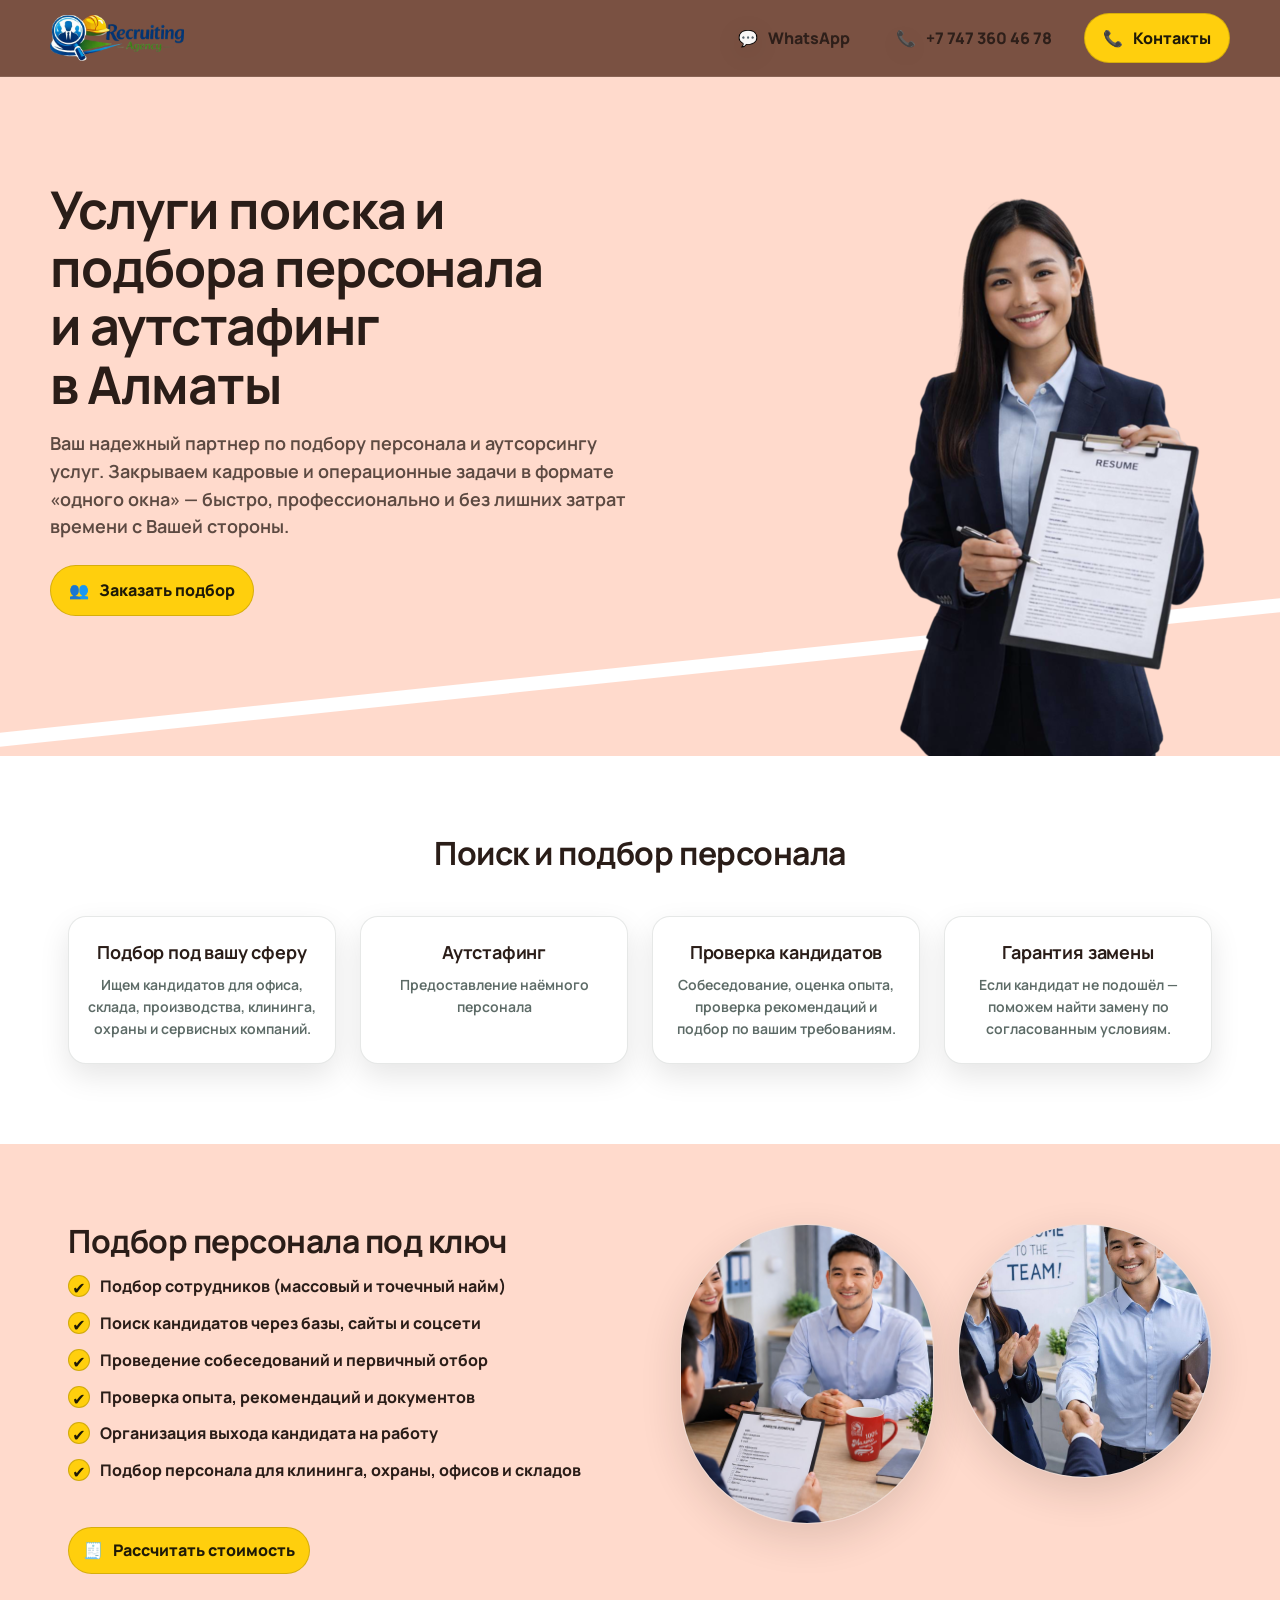
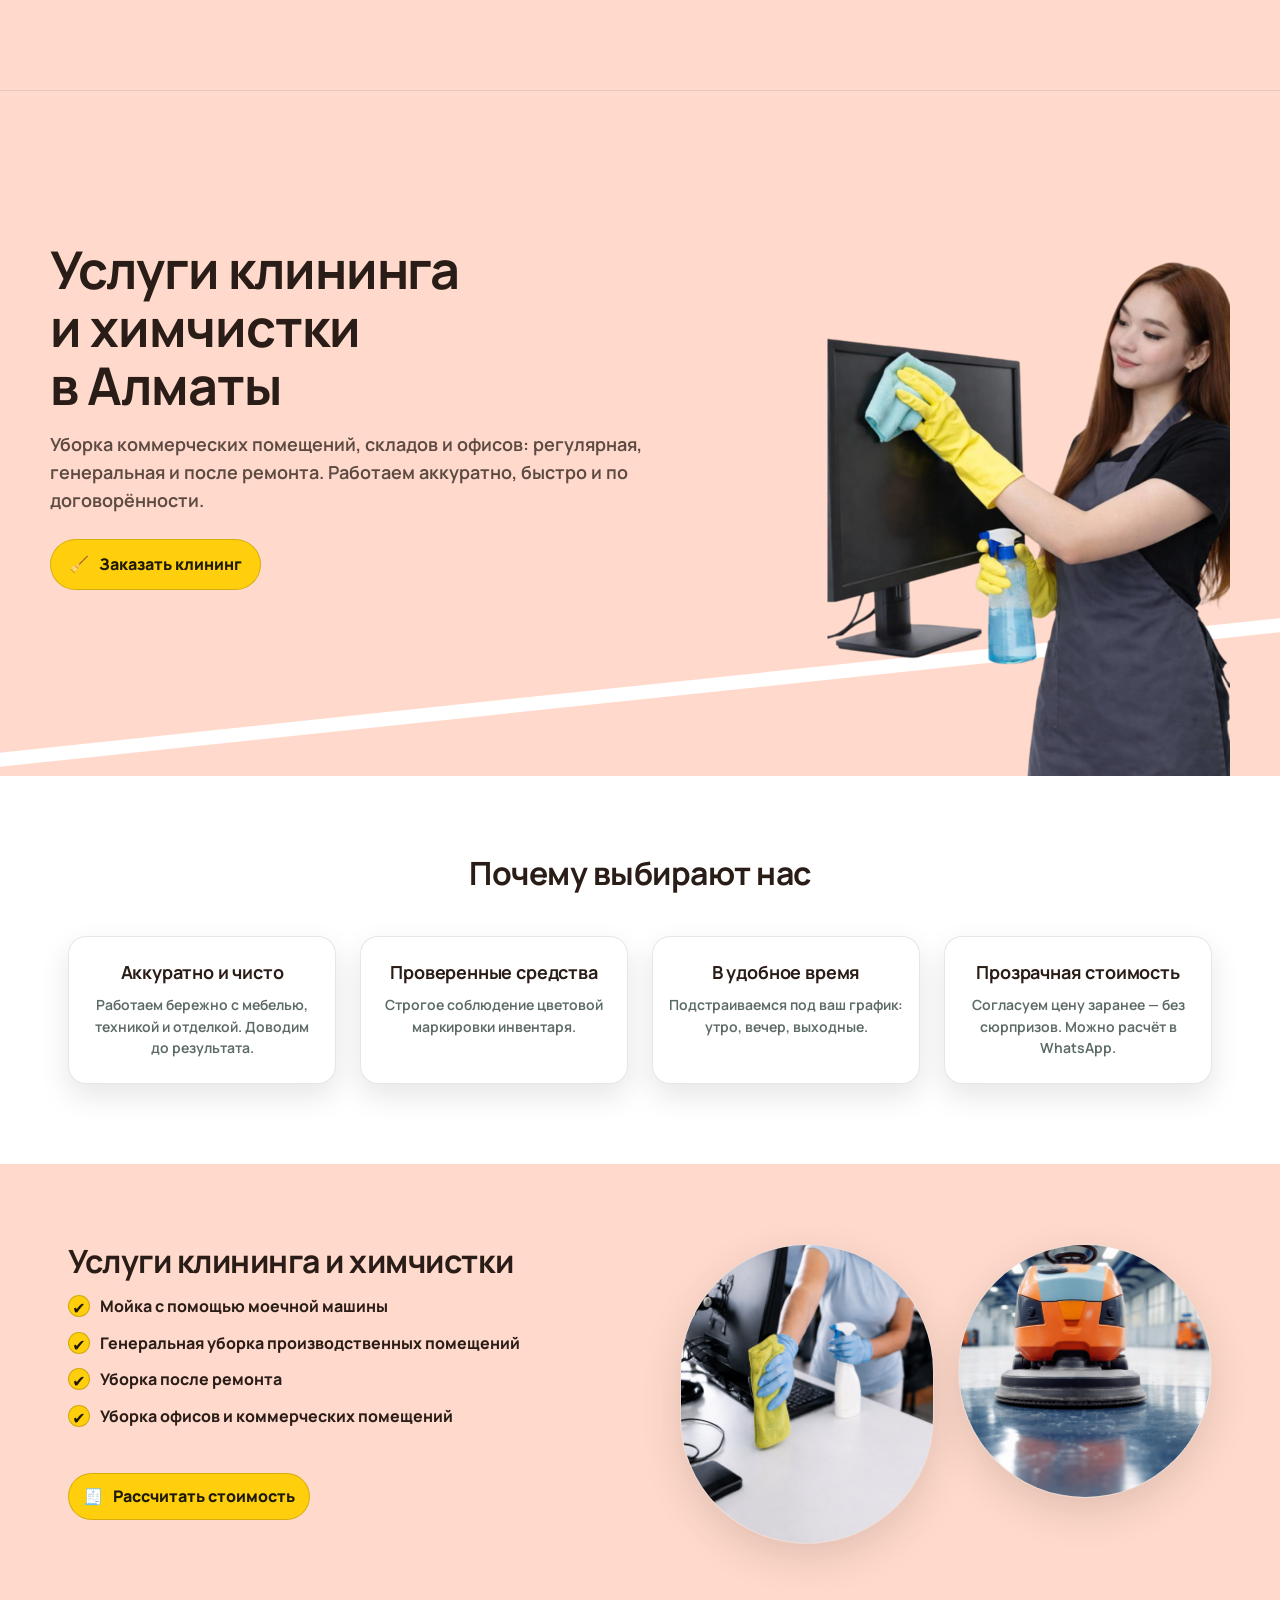
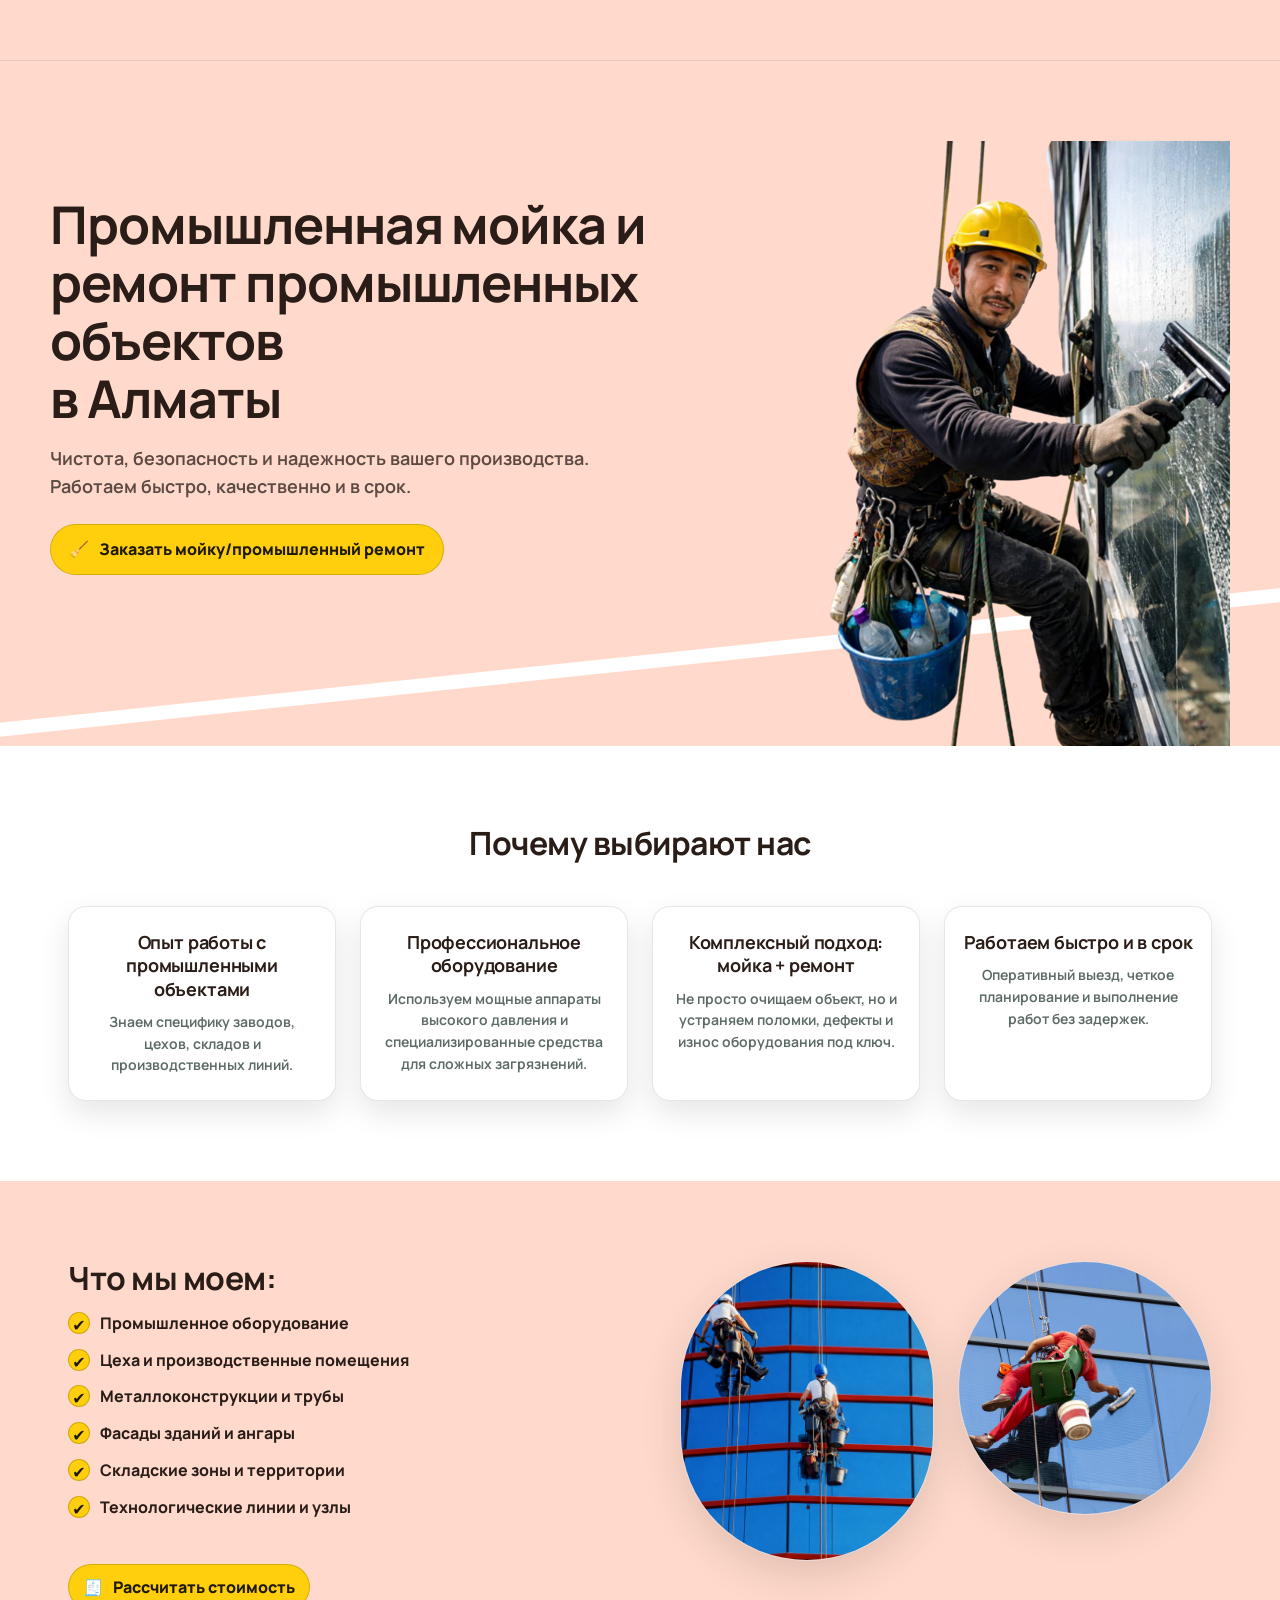
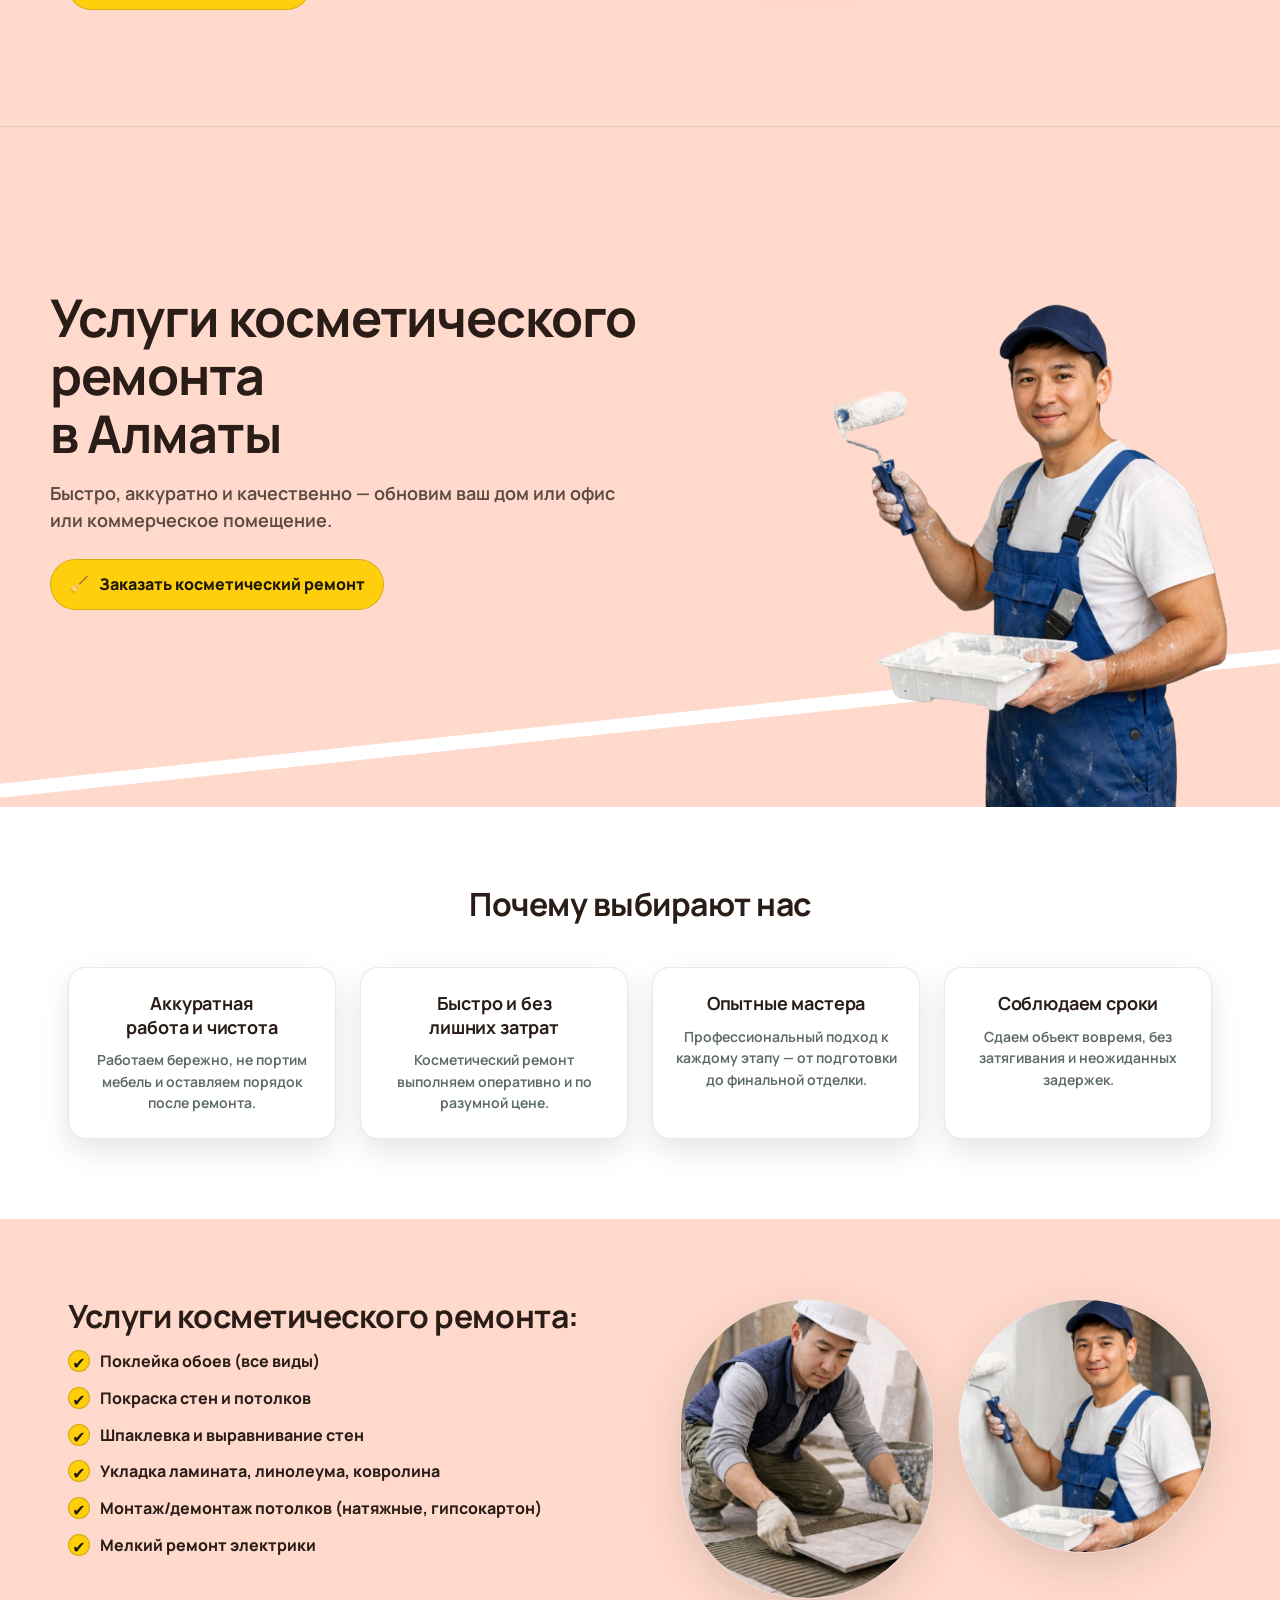
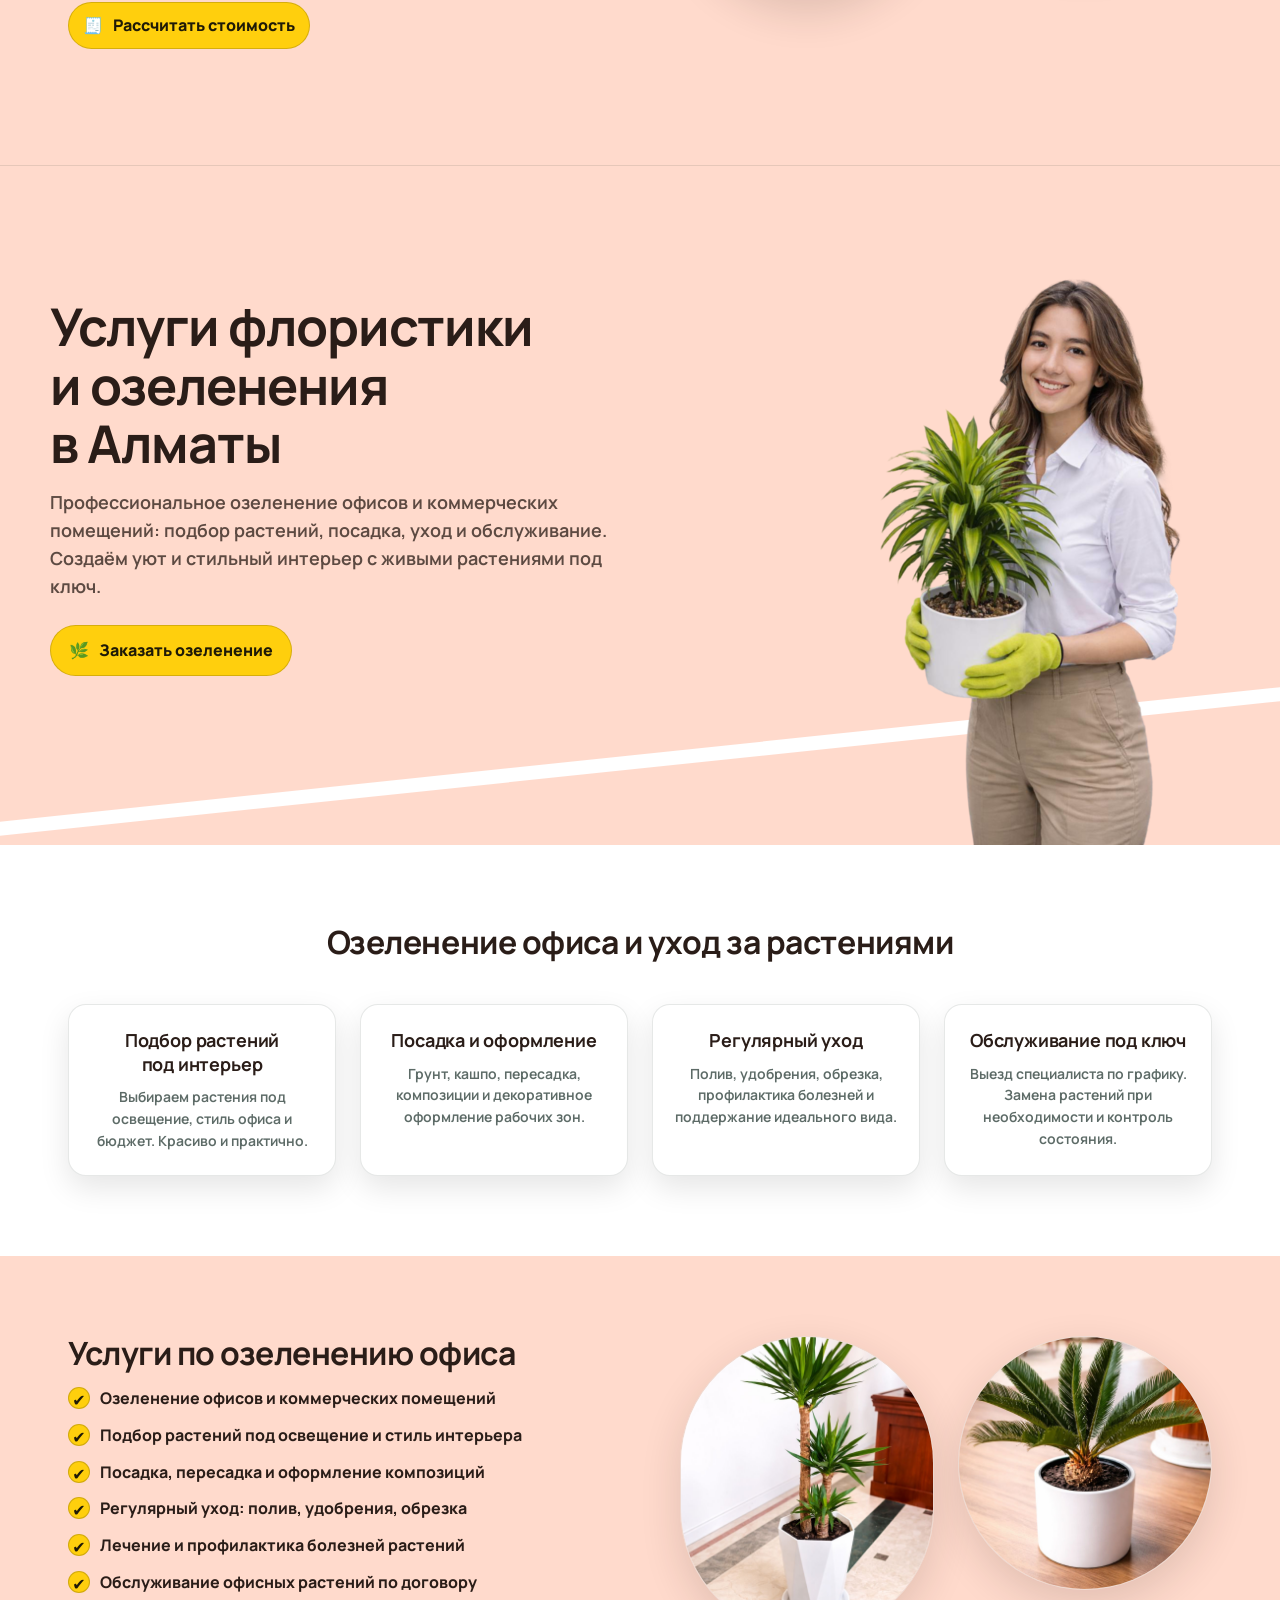
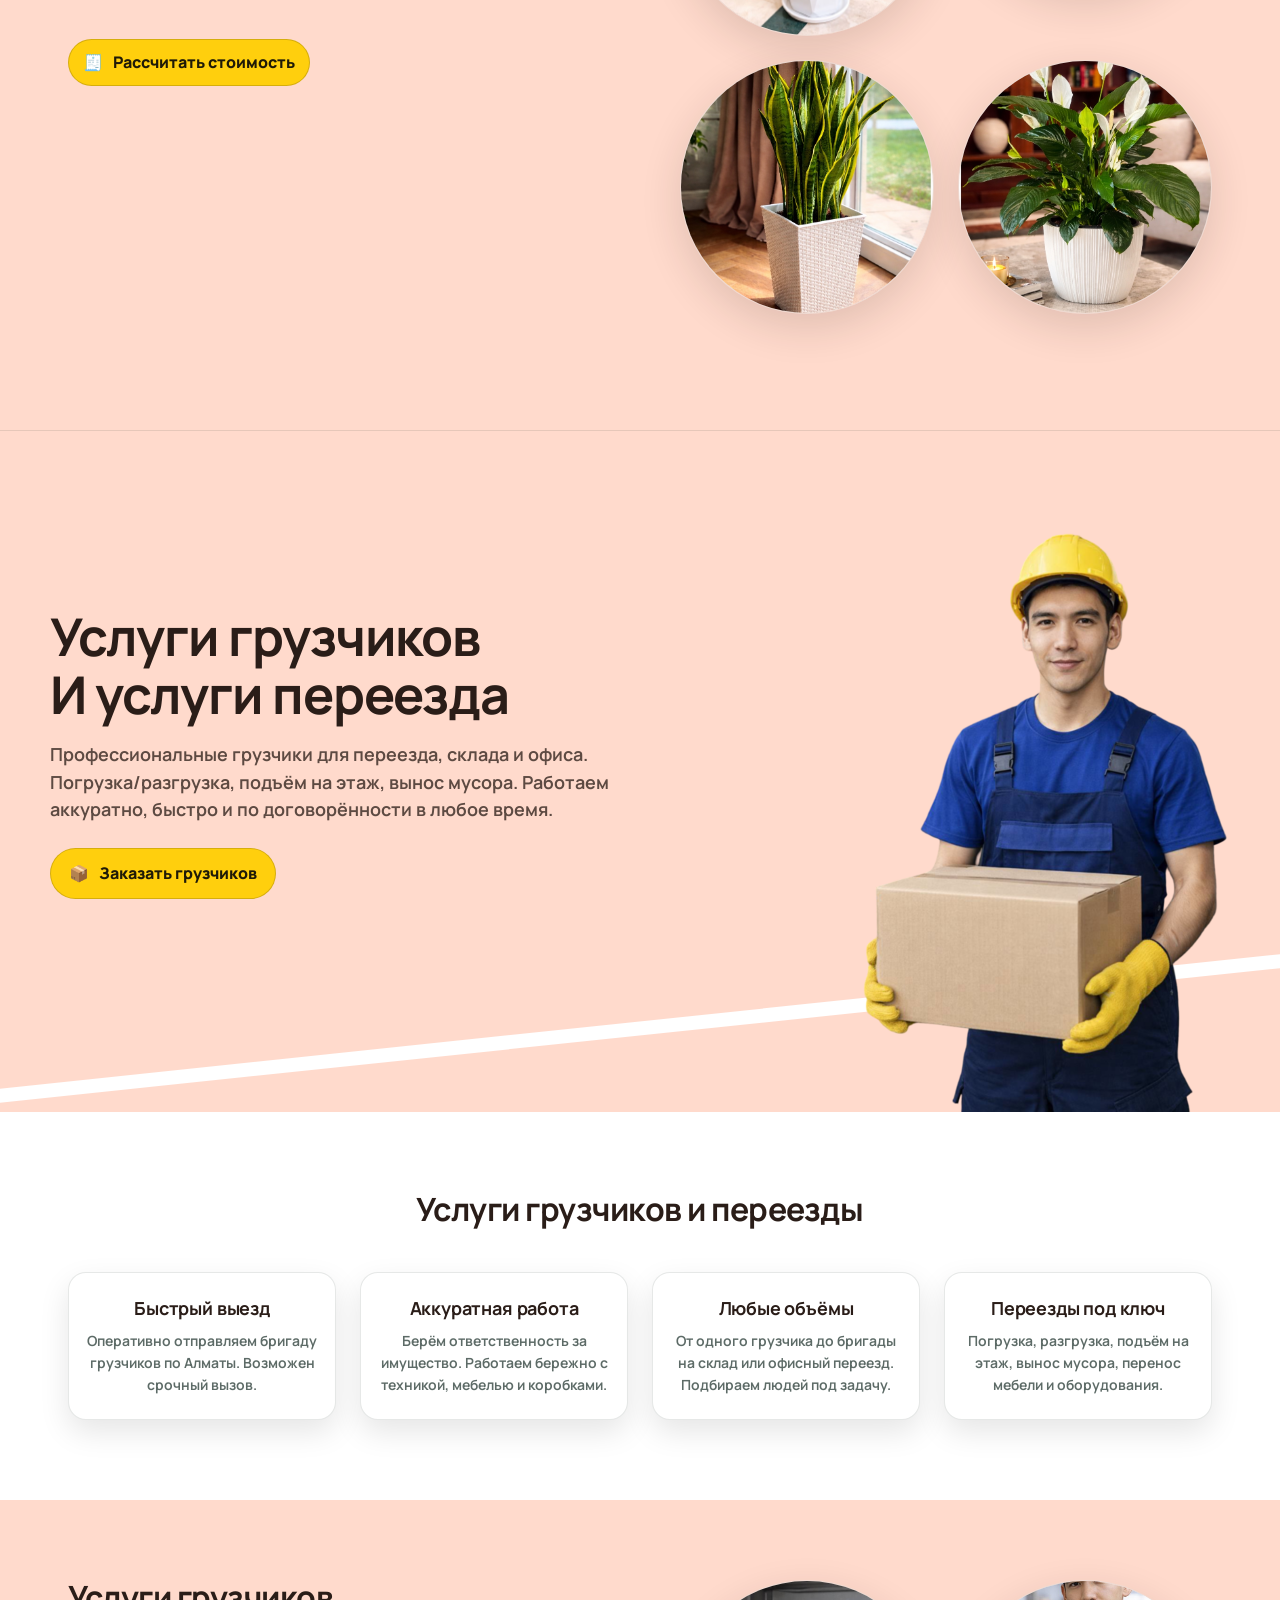
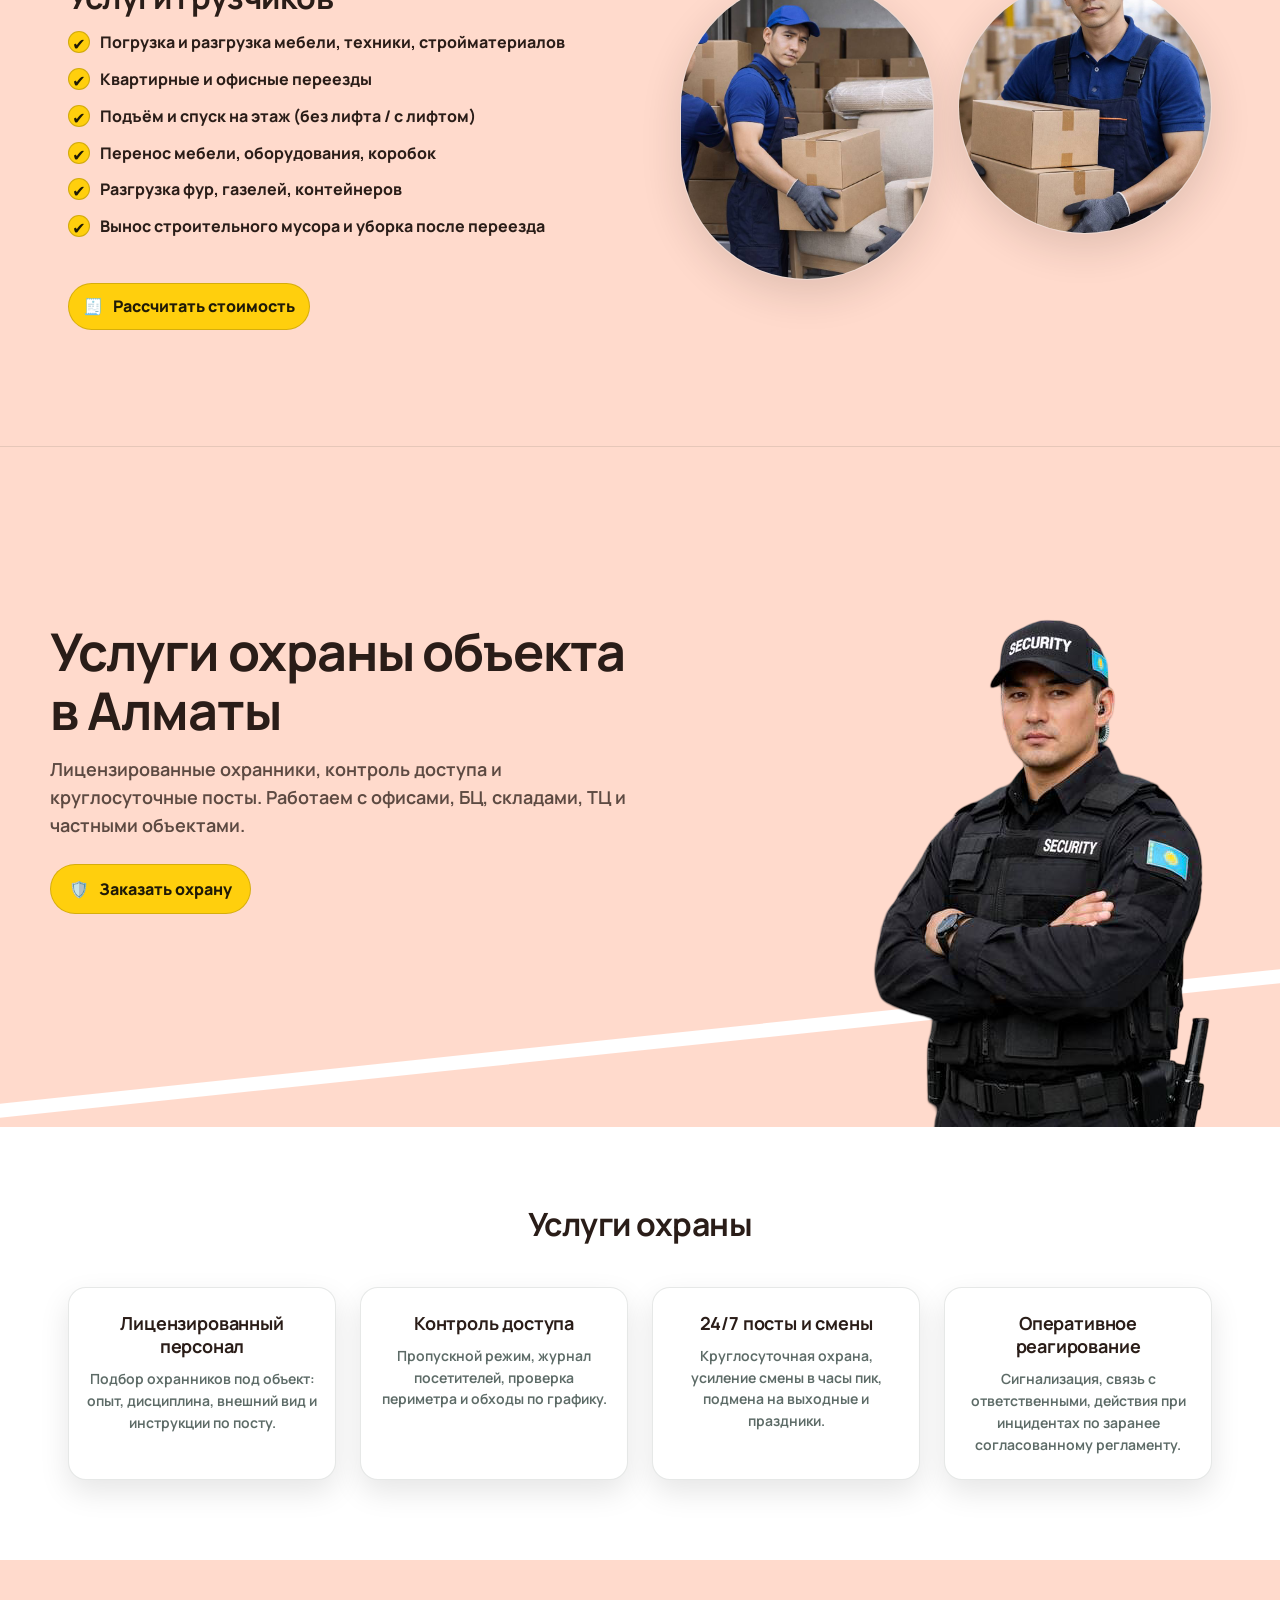
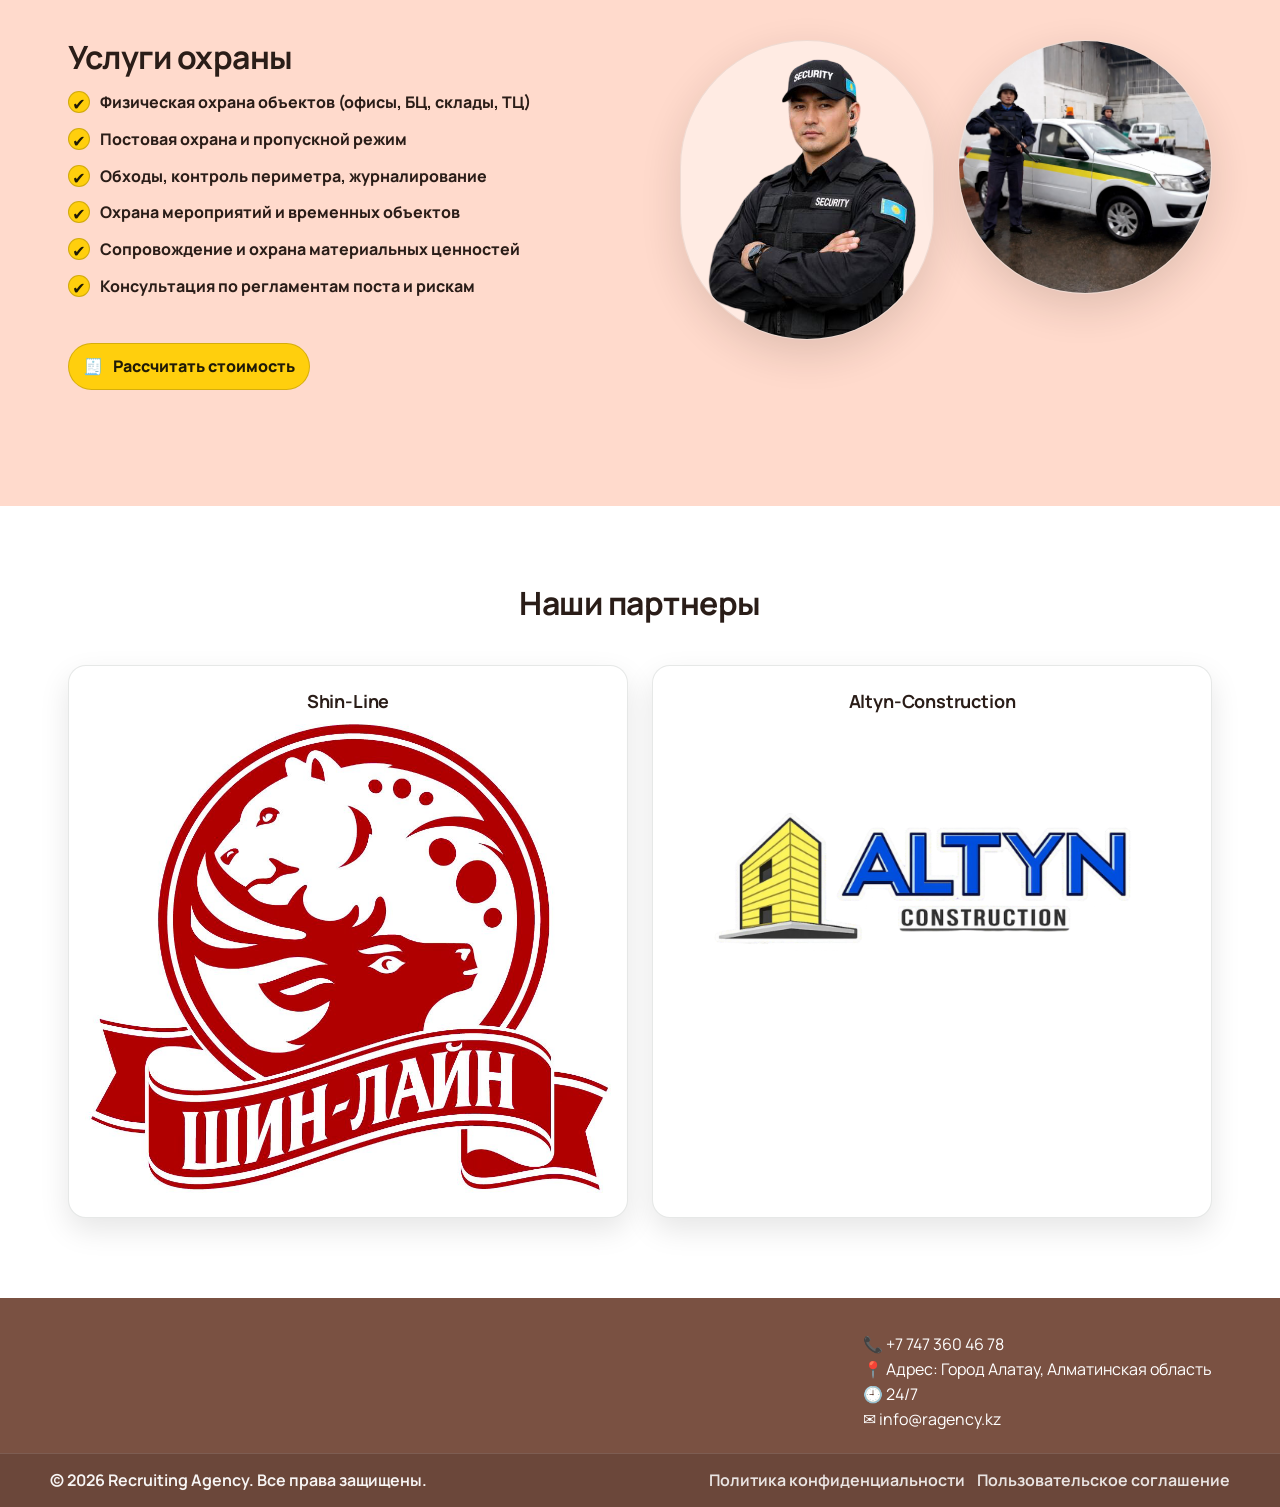
<file: index.html>
<!doctype html>
<html lang="ru">

<head>
  
  <meta charset="utf-8" />
  <meta name="viewport" content="width=device-width, initial-scale=1" />
  <title>Recruiting Agency — Услуги в Алматы</title>
  <meta name="description"
    content="Клининг, охрана, промышленные альпинисты, рекрутинг, озеленение офиса, грузчики — услуги в Алматы." />
  <meta name="yandex-verification" content="1ec94d44cb84f1c0" />
  <link rel="preconnect" href="https://fonts.googleapis.com">
  <link rel="preconnect" href="https://fonts.gstatic.com" crossorigin>
  <link href="https://fonts.googleapis.com/css2?family=Manrope:wght@400;600;700;800&display=swap" rel="stylesheet">
  <link rel="stylesheet" href="./styles_onepage.css" />
  <link rel="icon" type="image/png" sizes="32x32" href="icon.png">

  <!-- Ставим класс до отрисовки body: иначе блоки успеют показаться
       и только потом спрячутся под анимацию появления. Без JS класса
       не будет и страница останется полностью видимой. -->
  <script>document.documentElement.classList.add('js');</script>
</head>

<body>
  <header class="header" id="top">
    <div class="container header__row">
      <a class="brand" href="#top" aria-label="На главную">
        <img class="brand__logo" src="./assets/logo1.png" alt="Recruiting Agency" />
      </a>

      <!-- Оба контакта в одной группе: раньше WhatsApp был отдельным
           элементом флекса и space-between растаскивал их по строке. -->
      <div class="top-contacts">
        <a class="top-contacts__item" href="https://wa.me/77473604678" target="_blank" rel="noopener"
          title="WhatsApp">
          <span class="ico" aria-hidden="true">💬</span>
          <span>WhatsApp</span>
        </a>

        <a class="top-contacts__item" href="tel:+77473604678" title="Позвонить">
          <span class="ico" aria-hidden="true">📞</span>
          <span class="top-contacts__num">+7 747 360 46 78</span>
        </a>
      </div>

      <a class="btn btn--ghost header__cta" href="#contact">
        <span class="btn__icon" aria-hidden="true">📞</span> Контакты
      </a>
    </div>
  </header>

  <!-- Recruiting -->
  <section class="page-section" id="recruiting">
    <div class="hero">
      <div class="hero__stripe" aria-hidden="true"></div>

      <div class="container hero__grid">
        <div class="hero__text">
          <h1>Услуги поиска и подбора персонала<br /> и аутстафинг<br />в Алматы</h1>
          <p class="hero__lead">
            Ваш надежный партнер по подбору персонала и аутсорсингу услуг.
            Закрываем кадровые и операционные задачи в формате «одного окна» — быстро, профессионально и без лишних
            затрат времени с Вашей стороны.
          </p>

          <a class="btn btn--ghost" href="#recruiting-services"><span class="btn__icon" aria-hidden="true">👥</span>
            Заказать
            подбор</a>
        </div>

        <div class="hero__visual" aria-hidden="true">
          <img src="./assets/recrut.png" alt="" class="hero__girl" />

        </div>
      </div>
    </div>

    <section class="section section--white" id="recruiting-benefits">
      <div class="container">
        <h2 class="section__title">Поиск и подбор персонала </h2>



        <div class="benefits">
          <article class="benefit">
            <h3>Подбор под вашу сферу</h3>
            <p>Ищем кандидатов для офиса, склада, производства, клининга, охраны и сервисных компаний.</p>
          </article>

          <article class="benefit">
            <h3>Аутстафинг</h3>
            <p>Предоставление наёмного персонала</p>
          </article>

          <article class="benefit">
            <h3>Проверка кандидатов</h3>
            <p>Собеседование, оценка опыта, проверка рекомендаций и подбор по вашим требованиям.</p>
          </article>

          <article class="benefit">
            <h3>Гарантия замены</h3>
            <p>Если кандидат не подошёл — поможем найти замену по согласованным условиям.</p>
          </article>
        </div>

      </div>
    </section>

    <section class="section section--green" id="recruiting-services">
      <div class="container services__grid">
        <div class="services__left">
          <h2 class="section__title section__title--left"> Подбор персонала под ключ </h2>

          <ul class="checklist">
            <li><span class="tick" aria-hidden="true">✔</span> Подбор сотрудников (массовый и точечный найм)</li>
            <li><span class="tick" aria-hidden="true">✔</span> Поиск кандидатов через базы, сайты и соцсети</li>
            <li><span class="tick" aria-hidden="true">✔</span> Проведение собеседований и первичный отбор</li>
            <li><span class="tick" aria-hidden="true">✔</span> Проверка опыта, рекомендаций и документов</li>
            <li><span class="tick" aria-hidden="true">✔</span> Организация выхода кандидата на работу</li>
            <li><span class="tick" aria-hidden="true">✔</span> Подбор персонала для клининга, охраны, офисов и складов
            </li>
          </ul>

          <a href="https://wa.me/77473604678" target="_blank" rel="noopener" class="btn btn--ghost btn--small"
            title="WhatsApp">
            <span class="btn__icon" aria-hidden="true">🧾</span>
            Рассчитать стоимость
          </a>
        </div>

        <div class="services__right" aria-hidden="true">
          <div class="service-shot service-shot--tall">
            <img src="./assets/recrut5.jpeg" alt="">
          </div>
          <div class="service-shot service-shot--circle">
            <img src="./assets/rectrut2.jpg" alt="">
          </div>
        </div>
      </div>
    </section>
  </section>
  <!-- Recruiting -->





  <!-- Cleaning -->
  <section class="page-section" id="cleaning">
    <div class="hero">
      <div class="hero__stripe" aria-hidden="true"></div>

      <div class="container hero__grid">
        <div class="hero__text">
          <h1>Услуги клининга и химчистки <br />в Алматы</h1>
          <p class="hero__lead">
            Уборка коммерческих помещений, складов и офисов: регулярная, генеральная и после ремонта.
            Работаем аккуратно, быстро и по договорённости.
          </p>

          <a class="btn btn--ghost" href="#cleaning-services"><span class="btn__icon" aria-hidden="true">🧹</span>
            Заказать
            клининг
          </a>

        </div>

        <div class="hero__visual" aria-hidden="true">
          <img src="./assets/222 (1) (1).png" alt="" class="hero__girl" />
        </div>
      </div>
    </div>

    <section class="section section--white" id="cleaning-benefits">
      <div class="container">
        <h2 class="section__title">Почему выбирают нас</h2>

        <div class="benefits">
          <article class="benefit">
            <h3>Аккуратно и чисто</h3>
            <p>Работаем бережно с мебелью, техникой и отделкой. Доводим до результата.</p>
          </article>

          <article class="benefit">
            <h3>Проверенные средства</h3>
            <p>Строгое соблюдение цветовой маркировки инвентаря.</p>
          </article>

          <article class="benefit">
            <h3>В удобное время</h3>
            <p>Подстраиваемся под ваш график: утро, вечер, выходные.</p>
          </article>

          <article class="benefit">
            <h3>Прозрачная стоимость</h3>
            <p>Согласуем цену заранее — без сюрпризов. Можно расчёт в WhatsApp.</p>
          </article>
        </div>
      </div>
    </section>

    <section class="section section--green" id="cleaning-services">
      <div class="container services__grid">
        <div class="services__left">
          <h2 class="section__title section__title--left">Услуги клининга и химчистки</h2>
          <ul class="checklist">
            <li><span class="tick" aria-hidden="true">✔</span> Мойка с помощью моечной машины</li>
            <li><span class="tick" aria-hidden="true">✔</span> Генеральная уборка производственных помещений</li>
            <li><span class="tick" aria-hidden="true">✔</span> Уборка после ремонта</li>
            <li><span class="tick" aria-hidden="true">✔</span> Уборка офисов и коммерческих помещений</li>
          </ul>

          <a href="https://wa.me/77473604678" target="_blank" rel="noopener" class="btn btn--ghost btn--small"
            title="WhatsApp">
            <span class="btn__icon" aria-hidden="true">🧾</span>
            Рассчитать стоимость
          </a>
        </div>

        <div class="services__right" aria-hidden="true">
          <div class="service-shot service-shot--tall">
            <img src="./assets/down.jpg" alt="">
          </div>
          <div class="service-shot service-shot--circle">
            <img src="./assets/service 2.jpg" alt="">
          </div>
          <!-- <div class="service-shot service-shot--wide">
          <img src="./assets/service 4.jpg" alt="">
        </div> -->
        </div>
      </div>
    </section>
  </section>

  <!-- Cleaning -->



  <!-- Prom -->

  <section class="page-section" id="industrial">
    <div class="hero">
      <div class="hero__stripe" aria-hidden="true"></div>

      <div class="container hero__grid">
        <div class="hero__text">
          <h1>Промышленная мойка и ремонт промышленных объектов <br />в Алматы</h1>
          <p class="hero__lead">
            Чистота, безопасность и надежность вашего производства.
            Работаем быстро, качественно и в срок.
          </p>

          <a class="btn btn--ghost" href="#industrial-services"><span class="btn__icon" aria-hidden="true">🧹</span>
            Заказать
            мойку/промышленный ремонт
          </a>

        </div>

        <div class="hero__visual" aria-hidden="true">
          <img src="./assets/333 (1).png" alt="" class="hero__girl" />
        </div>
      </div>
    </div>

    <section class="section section--white" id="industrial-benefits">
      <div class="container">
        <h2 class="section__title">Почему выбирают нас</h2>

        <div class="benefits">
          <article class="benefit">
            <h3>Опыт работы с промышленными объектами</h3>
            <p>Знаем специфику заводов, цехов, складов и производственных линий.</p>
          </article>

          <article class="benefit">
            <h3>Профессиональное оборудование</h3>
            <p>Используем мощные аппараты высокого давления и специализированные средства для сложных загрязнений.</p>
          </article>

          <article class="benefit">
            <h3>Комплексный подход: мойка + ремонт</h3>
            <p>Не просто очищаем объект, но и устраняем поломки, дефекты и износ оборудования под ключ.</p>
          </article>

          <article class="benefit">
            <h3> Работаем быстро и в срок</h3>
            <p>Оперативный выезд, четкое планирование и выполнение работ без задержек.</p>
          </article>
        </div>
      </div>
    </section>

    <section class="section section--green" id="industrial-services">
      <div class="container services__grid">
        <div class="services__left">
          <h2 class="section__title section__title--left">Что мы моем:</h2>
          <ul class="checklist">
            <li><span class="tick" aria-hidden="true">✔</span> Промышленное оборудование</li>
            <li><span class="tick" aria-hidden="true">✔</span> Цеха и производственные помещения</li>
            <li><span class="tick" aria-hidden="true">✔</span> Металлоконструкции и трубы</li>
            <li><span class="tick" aria-hidden="true">✔</span> Фасады зданий и ангары</li>
            <li><span class="tick" aria-hidden="true">✔</span> Складские зоны и территории</li>
            <li><span class="tick" aria-hidden="true">✔</span> Технологические линии и узлы</li>
          </ul>

          <a href="https://wa.me/77473604678" target="_blank" rel="noopener" class="btn btn--ghost btn--small"
            title="WhatsApp">
            <span class="btn__icon" aria-hidden="true">🧾</span>
            Рассчитать стоимость
          </a>
        </div>

        <div class="services__right" aria-hidden="true">
          <div class="service-shot service-shot--tall">
            <img src="./assets/prom2.png" alt="">
          </div>
          <div class="service-shot service-shot--circle">
            <img src="./assets/prom3.png" alt="">
          </div>
          <!-- <div class="service-shot service-shot--wide">
          <img src="./assets/service 4.jpg" alt="">
        </div> -->
        </div>
      </div>
    </section>
  </section>

  <!-- Prom -->

  <!-- Rem -->

  <section class="page-section" id="renovation">
    <div class="hero">
      <div class="hero__stripe" aria-hidden="true"></div>

      <div class="container hero__grid">
        <div class="hero__text">
          <h1>Услуги косметического ремонта <br />в Алматы</h1>
          <p class="hero__lead">
            Быстро, аккуратно и качественно — обновим ваш дом или офис или коммерческое помещение.
          </p>

          <a class="btn btn--ghost" href="#renovation-services"><span class="btn__icon" aria-hidden="true">🧹</span>
            Заказать
            косметический ремонт
          </a>

        </div>

        <div class="hero__visual" aria-hidden="true">
          <img src="./assets/rem3 (3).png" alt="" class="hero__girl" />
        </div>
      </div>
    </div>

    <section class="section section--white" id="renovation-benefits">
      <div class="container">
        <h2 class="section__title">Почему выбирают нас</h2>

        <div class="benefits">
          <article class="benefit">
            <h3>Аккуратная работа и чистота</h3>
            <p>Работаем бережно, не портим мебель и оставляем порядок после ремонта.</p>
          </article>

          <article class="benefit">
            <h3> Быстро и без лишних затрат</h3>
            <p>Косметический ремонт выполняем оперативно и по разумной цене.</p>
          </article>

          <article class="benefit">
            <h3> Опытные мастера</h3>
            <p>Профессиональный подход к каждому этапу — от подготовки до финальной отделки.</p>
          </article>

          <article class="benefit">
            <h3> Соблюдаем сроки</h3>
            <p>Сдаем объект вовремя, без затягивания и неожиданных задержек.</p>
          </article>
        </div>
      </div>
    </section>

    <section class="section section--green" id="renovation-services">
      <div class="container services__grid">
        <div class="services__left">
          <h2 class="section__title section__title--left">Услуги косметического ремонта:</h2>
          <ul class="checklist">
            <li><span class="tick" aria-hidden="true">✔</span> Поклейка обоев (все виды)</li>
            <li><span class="tick" aria-hidden="true">✔</span> Покраска стен и потолков</li>
            <li><span class="tick" aria-hidden="true">✔</span> Шпаклевка и выравнивание стен</li>
            <li><span class="tick" aria-hidden="true">✔</span> Укладка ламината, линолеума, ковролина</li>
            <li><span class="tick" aria-hidden="true">✔</span> Монтаж/демонтаж потолков (натяжные, гипсокартон)</li>
            <li><span class="tick" aria-hidden="true">✔</span> Мелкий ремонт электрики</li>
          </ul>

          <a href="https://wa.me/77473604678" target="_blank" rel="noopener" class="btn btn--ghost btn--small"
            title="WhatsApp">
            <span class="btn__icon" aria-hidden="true">🧾</span>
            Рассчитать стоимость
          </a>
        </div>

        <div class="services__right" aria-hidden="true">
          <div class="service-shot service-shot--tall">
            <img src="./assets/rem6.jpeg" alt="">
          </div>
          <div class="service-shot service-shot--circle">
            <img src="./assets/rem3.png" alt="">
          </div>
          <!-- <div class="service-shot service-shot--wide">
          <img src="./assets/service 4.jpg" alt="">
        </div> -->
        </div>
      </div>
    </section>
  </section>

  <!-- Rem -->

  <!-- Alp -->
  <!-- <section class="page-section" id="alp">
    <div class="hero">
      <div class="hero__stripe" aria-hidden="true"></div>

      <div class="container hero__grid">
        <div class="hero__text">
          <h1>Услуги альпинистов и высотные работы</h1>
          <p class="hero__lead">
            Высотные работы любой сложности: мойка окон, ремонт фасадов, герметизация швов, монтаж и демонтаж
            конструкций.
            Работаем быстро, безопасно и с гарантией качества.
          </p>

          <a class="btn btn--ghost" href="#alp-services"><span class="btn__icon" aria-hidden="true">🧗</span> Заказать
            услуги</a>
        </div>

        <div class="hero__visual" aria-hidden="true">
          <img src="./assets/alp1.png" alt="" class="hero__girl" />

        </div>
      </div>
    </div>

    <!- Benefits -->
  <!-- <section class="section section--white" id="alp-benefits">
      <div class="container">
        <h2 class="section__title">Услуги альпинистов и высотные работы</h2>



        <div class="benefits">
          <article class="benefit">
            <h3>Работаем безопасно</h3>
            <p>Страховка, оборудование и техника безопасности. Высотные работы строго по регламенту.</p>
          </article>

          <article class="benefit">
            <h3>Ремонт и монтаж</h3>
            <p>Фасадные работы, герметизация швов, монтаж конструкций, вывесок и рекламных баннеров.</p>
          </article>

          <article class="benefit">
            <h3>Мойка окон и фасадов</h3>
            <p>Очистка стекол, витражей и фасадов на любой высоте. Быстро и аккуратно.</p>
          </article>

          <article class="benefit">
            <h3>Гарантия результата</h3>
            <p>Качество работ фиксируется заранее. Делаем чисто, надежно и без повреждений.</p>
          </article>
        </div>

      </div>
    </section>

    <section class="section section--green" id="alp-services">
      <div class="container services__grid">
        <div class="services__left">
          <h2 class="section__title section__title--left"> Услуги промышленных альпинистов </h2>

          <ul class="checklist">
            <li><span class="tick" aria-hidden="true">✔</span> Мойка окон, витражей и фасадов на высоте</li>
            <li><span class="tick" aria-hidden="true">✔</span> Герметизация межпанельных швов и утепление</li>
            <li><span class="tick" aria-hidden="true">✔</span> Ремонт и покраска фасадов, восстановление штукатурки</li>
            <li><span class="tick" aria-hidden="true">✔</span> Монтаж/демонтаж баннеров, вывесок и конструкций</li>
            <li><span class="tick" aria-hidden="true">✔</span> Очистка крыш от снега, наледи и сосулек</li>
            <li><span class="tick" aria-hidden="true">✔</span> Высотные монтажные и ремонтные работы под ключ</li>
          </ul>

          <a href="https://wa.me/77473604678" target="_blank" rel="noopener" class="btn btn--ghost btn--small"
            title="WhatsApp">
            <span class="btn__icon" aria-hidden="true">🧾</span>
            Рассчитать стоимость
          </a>
        </div>

        <div class="services__right" aria-hidden="true">
          <div class="service-shot service-shot--tall">
            <img src="./assets/alp5.png" alt="">
          </div>
          <div class="service-shot service-shot--circle">
            <img src="./assets/alp3.png" alt="">
          </div> -->

  <!-- <div class="service-shot service-shot--wide">
          <img src="./assets/alp2.png" alt="">
        </div> -->
  <!-- </div>
      </div>
    </section>
  </section> -> -->
  <!-- Alp -->

  <!-- Greening -->

  <section class="page-section" id="greening">
    <div class="hero">
      <div class="hero__stripe" aria-hidden="true"></div>

      <div class="container hero__grid">
        <div class="hero__text">
          <h1>Услуги флористики и озеленения<br />в Алматы</h1>
          <p class="hero__lead">
            Профессиональное озеленение офисов и коммерческих помещений: подбор растений, посадка, уход и обслуживание.
            Создаём уют и стильный интерьер с живыми растениями под ключ.
          </p>

          <a class="btn btn--ghost" href="#greening-services"><span class="btn__icon" aria-hidden="true">🌿</span>
            Заказать озеленение</a>
        </div>

        <div class="hero__visual" aria-hidden="true">
          <img src="./assets/green.png" alt="" class="hero__girl" />

        </div>
      </div>
    </div>

    <!-- Benefits -->
    <section class="section section--white" id="greening-benefits">
      <div class="container">
        <h2 class="section__title">Озеленение офиса и уход за растениями</h2>



        <div class="benefits">
          <article class="benefit">
            <h3>Подбор растений под интерьер</h3>
            <p>Выбираем растения под освещение, стиль офиса и бюджет. Красиво и практично.</p>
          </article>

          <article class="benefit">
            <h3>Посадка и оформление</h3>
            <p>Грунт, кашпо, пересадка, композиции и декоративное оформление рабочих зон.</p>
          </article>

          <article class="benefit">
            <h3>Регулярный уход</h3>
            <p>Полив, удобрения, обрезка, профилактика болезней и поддержание идеального вида.</p>
          </article>

          <article class="benefit">
            <h3>Обслуживание под ключ</h3>
            <p>Выезд специалиста по графику. Замена растений при необходимости и контроль состояния.</p>
          </article>
        </div>

      </div>
    </section>

    <section class="section section--green" id="greening-services">
      <div class="container services__grid">
        <div class="services__left">
          <h2 class="section__title section__title--left"> Услуги по озеленению офиса </h2>

          <ul class="checklist">
            <li><span class="tick" aria-hidden="true">✔</span> Озеленение офисов и коммерческих помещений</li>
            <li><span class="tick" aria-hidden="true">✔</span> Подбор растений под освещение и стиль интерьера</li>
            <li><span class="tick" aria-hidden="true">✔</span> Посадка, пересадка и оформление композиций</li>
            <li><span class="tick" aria-hidden="true">✔</span> Регулярный уход: полив, удобрения, обрезка</li>
            <li><span class="tick" aria-hidden="true">✔</span> Лечение и профилактика болезней растений</li>
            <li><span class="tick" aria-hidden="true">✔</span> Обслуживание офисных растений по договору</li>
          </ul>

          <a href="https://wa.me/77473604678" target="_blank" rel="noopener" class="btn btn--ghost btn--small"
            title="WhatsApp">
            <span class="btn__icon" aria-hidden="true">🧾</span>
            Рассчитать стоимость
          </a>
        </div>

        <div class="services__right" aria-hidden="true">
          <div class="service-shot service-shot--tall">
            <img src="./assets/flower.jpeg" alt="">
          </div>
          <div class="service-shot service-shot--circle">
            <img src="./assets/flower2.jpeg" alt="">
          </div>

          <div class="service-shot service-shot--circle">
          <img src="./assets/flower3.jpg" alt="">
        </div>

             <div class="service-shot service-shot--circle">
          <img src="./assets/flower4.jpg" alt="">
        </div>
        </div>
      </div>
    </section>
  </section>

  <!-- Greening -->

  <!-- Loaders -->
  <section class="page-section" id="loaders">
    <div class="hero">
      <div class="hero__stripe" aria-hidden="true"></div>

      <div class="container hero__grid">
        <div class="hero__text">
          <h1>Услуги грузчиков<br />И услуги переезда </h1>
          <p class="hero__lead">
            Профессиональные грузчики для переезда, склада и офиса. Погрузка/разгрузка, подъём на этаж, вынос мусора.
            Работаем аккуратно, быстро и по договорённости в любое время.
          </p>

          <a class="btn btn--ghost" href="#loaders-services"><span class="btn__icon" aria-hidden="true">📦</span>
            Заказать грузчиков</a>
        </div>

        <div class="hero__visual" aria-hidden="true">
          <img src="./assets/loader.png" alt="" class="hero__girl" />

        </div>
      </div>
    </div>

    <!-- Benefits -->
    <section class="section section--white" id="loaders-benefits">
      <div class="container">
        <h2 class="section__title">Услуги грузчиков и переезды</h2>



        <div class="benefits">
          <article class="benefit">
            <h3>Быстрый выезд</h3>
            <p>Оперативно отправляем бригаду грузчиков по Алматы. Возможен срочный вызов.</p>
          </article>

          <article class="benefit">
            <h3>Аккуратная работа</h3>
            <p>Берём ответственность за имущество. Работаем бережно с техникой, мебелью и коробками.</p>
          </article>

          <article class="benefit">
            <h3>Любые объёмы</h3>
            <p>От одного грузчика до бригады на склад или офисный переезд. Подбираем людей под задачу.</p>
          </article>

          <article class="benefit">
            <h3>Переезды под ключ</h3>
            <p>Погрузка, разгрузка, подъём на этаж, вынос мусора, перенос мебели и оборудования.</p>
          </article>
        </div>

      </div>
    </section>


    <section class="section section--green" id="loaders-services">
      <div class="container services__grid">
        <div class="services__left">
          <h2 class="section__title section__title--left"> Услуги грузчиков </h2>

          <ul class="checklist">
            <li><span class="tick" aria-hidden="true">✔</span> Погрузка и разгрузка мебели, техники, стройматериалов
            </li>
            <li><span class="tick" aria-hidden="true">✔</span> Квартирные и офисные переезды</li>
            <li><span class="tick" aria-hidden="true">✔</span> Подъём и спуск на этаж (без лифта / с лифтом)</li>
            <li><span class="tick" aria-hidden="true">✔</span> Перенос мебели, оборудования, коробок</li>
            <li><span class="tick" aria-hidden="true">✔</span> Разгрузка фур, газелей, контейнеров</li>
            <li><span class="tick" aria-hidden="true">✔</span> Вынос строительного мусора и уборка после переезда</li>
          </ul>

          <a href="https://wa.me/77473604678" target="_blank" rel="noopener" class="btn btn--ghost btn--small"
            title="WhatsApp">
            <span class="btn__icon" aria-hidden="true">🧾</span>
            Рассчитать стоимость
          </a>
        </div>

        <div class="services__right" aria-hidden="true">
          <div class="service-shot service-shot--tall">
            <img src="./assets/loader1.jpg" alt="">
          </div>
          <div class="service-shot service-shot--circle">
            <img src="./assets/loader2.jpg" alt="">
          </div>

          <!-- <div class="service-shot service-shot--wide">
          <img src="./assets/service 4.jpg" alt="">
        </div> -->
        </div>
      </div>
    </section>
  </section>

  <!-- Loaders -->

  <!-- Security -->
  <section class="page-section" id="security">
    <div class="hero">
      <div class="hero__stripe" aria-hidden="true"></div>

      <div class="container hero__grid">
        <div class="hero__text">
          <h1>Услуги охраны объекта<br />в Алматы</h1>
          <p class="hero__lead">Лицензированные охранники, контроль доступа и круглосуточные посты. Работаем с офисами,
            БЦ, складами, ТЦ и частными объектами.</p>

          <a class="btn btn--ghost" href="#security-services"><span class="btn__icon" aria-hidden="true">🛡️</span>
            Заказать
            охрану
          </a>
        </div>

        <div class="hero__visual" aria-hidden="true">
          <img src="./assets/hero-security.png" alt="" class="hero__girl" />

        </div>
      </div>
    </div>

    <!-- Benefits -->
    <section class="section section--white" id="security-benefits">
      <div class="container">
        <h2 class="section__title">Услуги охраны</h2>


        <div class="benefits">
          <article class="benefit">
            <h3>Лицензированный персонал</h3>
            <p>Подбор охранников под объект: опыт, дисциплина, внешний вид и инструкции по посту.</p>
          </article>

          <article class="benefit">
            <h3>Контроль доступа</h3>
            <p>Пропускной режим, журнал посетителей, проверка периметра и обходы по графику.</p>
          </article>

          <article class="benefit">
            <h3>24/7 посты и смены</h3>
            <p>Круглосуточная охрана, усиление смены в часы пик, подмена на выходные и праздники.</p>
          </article>

          <article class="benefit">
            <h3>Оперативное реагирование</h3>
            <p>Сигнализация, связь с ответственными, действия при инцидентах по заранее согласованному регламенту.</p>
          </article>
        </div>

      </div>
    </section>

    <section class="section section--green" id="security-services">
      <div class="container services__grid">
        <div class="services__left">
          <h2 class="section__title section__title--left"> Услуги охраны </h2>

          <ul class="checklist">
            <li><span class="tick" aria-hidden="true">✔</span> Физическая охрана объектов (офисы, БЦ, склады, ТЦ)</li>
            <li><span class="tick" aria-hidden="true">✔</span> Постовая охрана и пропускной режим</li>
            <li><span class="tick" aria-hidden="true">✔</span> Обходы, контроль периметра, журналирование</li>
            <li><span class="tick" aria-hidden="true">✔</span> Охрана мероприятий и временных объектов</li>
            <li><span class="tick" aria-hidden="true">✔</span> Сопровождение и охрана материальных ценностей</li>
            <li><span class="tick" aria-hidden="true">✔</span> Консультация по регламентам поста и рискам</li>
          </ul>

          <a href="https://wa.me/77473604678" target="_blank" rel="noopener" class="btn btn--ghost btn--small"
            title="WhatsApp">
            <span class="btn__icon" aria-hidden="true">🧾</span>
            Рассчитать стоимость
          </a>
        </div>

        <div class="services__right" aria-hidden="true">
          <div class="service-shot service-shot--tall">
            <img src="./assets/hero-security.png" alt="">
          </div>
          <div class="service-shot service-shot--circle">
            <img src="./assets/secur2.jpeg" alt="">
          </div>

          <!-- <div class="service-shot service-shot--wide">
          <img src="./assets/service 4.jpg" alt="">
        </div> -->
        </div>
      </div>
    </section>
  </section>
  <!-- Security -->

    <!-- Benefits -->
    <section class="section section--white" id="partners">
      <div class="container">
        <h2 class="section__title">Наши партнеры</h2>



        <div class="benefits">
          <article class="benefit">
            <h3>Shin-Line</h3>
            <img src="./assets/shin.jpeg" alt="">
          </article>

          <article class="benefit">
       <h3>Altyn-Construction</h3>
            <img src="./assets/altyn.png" alt="">
          </article>

          <!-- <article class="benefit"> -->
            <!-- <h3>Любые объёмы</h3>
            <p>От одного грузчика до бригады на склад или офисный переезд. Подбираем людей под задачу.</p> -->
          <!-- </article> -->

          <!-- <article class="benefit"> -->
            <!-- <h3>Переезды под ключ</h3>
            <p>Погрузка, разгрузка, подъём на этаж, вынос мусора, перенос мебели и оборудования.</p> -->
          <!-- </article> -->
        </div>

      </div>
    </section>




<footer class="footer" id="contact">

  <div class="container footer__row">

    <div></div>

    <div class="footer__contacts">
      <div>📞 +7 747 360 46 78</div>
      <div>📍 Адрес: Город Алатау, Алматинская область</div>
      <div>🕘 24/7</div>
      <div>✉️ info@ragency.kz</div>
    </div>

  </div>

  <div class="footer__bottom">
    <div class="container footer__bottom-row">
      <div>© <span id="year"></span> Recruiting Agency. Все права защищены.</div>
      <div class="footer__links">
        <a href="#">Политика конфиденциальности</a>
        <a href="#">Пользовательское соглашение</a>
      </div>
    </div>
  </div>

</footer>

<script src="./script_onepage.js"></script>
</body>

</html>
</file>
<file: styles_onepage.css>
/* ===== INDEX PAGE ===== */
body:not(.page-security) {
  background: var(--green);
}


:root {
  /* Палитра. Пары «фон → текст» подобраны по контрасту WCAG AA (мин. 4.5:1). */
  --peach: #ffdacc;
  /* фон hero и services */
  --peach-deep: #f7c3ae;
  /* граница/разделитель на персике */
  --ink: #2a1d18;
  /* основной текст на персике и белом — 12.55:1 / 16.31:1 */
  --ink-soft: #5d4a42;
  /* lead и подписи на персике — 6.4:1 */
  --ink-muted: #5d6b67;
  /* подписи на белых карточках — 5.58:1 */
  --accent: #a83a18;
  /* галочки, ссылки, hover — 4.92:1 на персике */
  --accent-dark: #8f3011;
  --sun: #ffcf0d;
  /* заливка кнопок */
  --sun-ink: #1f1a07;
  /* текст на кнопке — 11.73:1 */
  --dark: #282b2b;
  /* тёмные секции, тут белый текст уместен */
  --brown: #7a5142;
  /* хедер, футер, выпадающее меню — белый текст 6.81:1
     (было #b48c7d — всего 3.01:1) */

  --bg: #ffffff;
  --text: var(--ink);
  --muted: var(--ink-muted);

  /* Legacy-псевдонимы: старые имена не совпадали со значениями
     (--green был персиковым, --yellow почти чёрным). */
  --green: var(--peach);
  --green2: var(--peach-deep);
  --yellow: var(--dark);
  --yellow2: var(--sun);

  --card: #ffffff;
  --line: rgba(13, 34, 27, .10);
  --shadow: 0 14px 40px rgba(0, 0, 0, .12);
  --radius: 18px;
  --container: 1180px;

  /* Движение: сдержанное и быстрое */
  --ease: cubic-bezier(.2, .7, .3, 1);
  --dur: .2s;
  --dur-reveal: .4s;

  /* Типографическая шкала. Шаг ~1.25.
     Значения текучие, поэтому размеры не нужно переопределять
     в медиазапросах — раньше один только h1 задавался пять раз
     с конфликтующими clamp(). Слева значение на 390px, справа на 1440px. */
  --fs-xs: 12px;
  --fs-sm: 14px;
  --fs-base: 16px;
  --fs-md: clamp(16px, .3vw + 14.9px, 18px);
  --fs-lg: clamp(18px, .6vw + 16px, 22px);
  --fs-xl: clamp(24px, 1.6vw + 17.6px, 32px);
  /* заголовки секций: 24 -> 32 */
  --fs-2xl: clamp(30px, 3.4vw + 14.4px, 52px);
  /* заголовки hero: 30 -> 52 */

  --lh-tight: 1.12;
  --lh-snug: 1.3;
  --lh-base: 1.55;

  /* Шкала отступов. Текучая, поэтому в медиазапросах её
     переопределять не нужно — раньше .section задавался трижды,
     причём дважды в одном и том же запросе на 560px. */
  --space-2xs: 8px;
  --space-xs: 12px;
  --space-sm: 16px;
  --space-md: 24px;
  --space-lg: clamp(28px, 3vw + 16px, 44px);
  --space-xl: clamp(44px, 5vw + 24px, 80px);
  --space-2xl: clamp(64px, 7vw + 36px, 116px);

  /* Высота холста логотипа. Видимая надпись — 27% от неё,
     то есть 170px даёт логотип ~46px. Единственное место,
     где задаётся размер: раньше .brand__logo переопределялся
     шесть раз и последний вариант сплющивал квадрат в 94x62. */
  --logo-h: 170px;
}


* {
  box-sizing: border-box
}

html {
  scroll-behavior: smooth
}

body {
  margin: 0;
  font-family: "Manrope", system-ui, -apple-system, Segoe UI, Roboto, Arial, sans-serif;
  font-size: var(--fs-base);
  line-height: var(--lh-base);
  color: var(--text);
}

h1,
h2,
h3 {
  line-height: var(--lh-tight);
  text-wrap: balance;
}

a {
  color: inherit;
  text-decoration: none
}

img {
  max-width: 100%;
  display: block
}

.container {
  max-width: var(--container);
  margin: 0 auto;
  padding: 0 18px
}

/* Header */
.header {
  position: sticky;
  top: 0;
  z-index: 50;
  background-color: var(--brown);
  border-bottom: 1px solid rgba(255, 255, 255, .10);
}

/* Логотип слева, контакты и кнопка — единой группой справа.
   Раньше здесь был space-between с четырьмя разными элементами,
   и он растаскивал их по строке неравными промежутками. */
.header__row {
  display: flex;
  align-items: center;
  gap: 20px;
  padding: 12px 0;
  height: 76px;
}

/* Кадрируем логотип по границам самой надписи.
   В файле она занимает прямоугольник 95..905 x 346..625 внутри
   холста 1024x1024 — остальное прозрачно. Без этой обрезки
   элемент занимал бы всю ширину квадрата и распирал шапку. */
.brand {
  position: relative;
  flex: 0 0 auto;
  margin-right: auto;
  width: calc(var(--logo-h) * .791);
  height: calc(var(--logo-h) * .2725);
  overflow: hidden;
}

.brand:focus-visible {
  outline: 3px solid #fff;
  /* внутрь, иначе обрезка съест кольцо фокуса */
  outline-offset: -3px;
}

.header__cta {
  flex: 0 0 auto;
  padding: 11px 20px;
}

/* Размер только через --logo-h. Смещение равно отступу надписи
   от края холста: 346/1024 сверху и 95/1024 слева. */
.brand__logo {
  position: absolute;
  top: calc(var(--logo-h) * -.338);
  left: calc(var(--logo-h) * -.0928);
  height: var(--logo-h);
  width: var(--logo-h);
  max-width: none;
}

.top-contacts {
  display: flex;
  align-items: center;
  gap: 22px;
  flex-wrap: nowrap;
}

.top-contacts__item {
  display: inline-flex;
  align-items: center;
  gap: 8px;
  font-weight: 800;
  white-space: nowrap;
  opacity: .95;
}

.top-contacts__item:hover {
  opacity: 1;
  text-decoration: underline;
  text-underline-offset: 4px
}

.ico {
  filter: drop-shadow(0 6px 16px rgba(0, 0, 0, .18))
}

.nav {
  display: flex;
  align-items: center;
  gap: 12px;
  font-weight: 800;
}

.nav a {
  padding: 10px 12px;
  border-radius: 12px;
  opacity: .95;
}

.nav a:hover {
  background: rgba(255, 255, 255, .10);
  opacity: 1
}

.burger {
  display: none;
  width: 46px;
  height: 46px;
  border-radius: 14px;
  border: 1px solid rgba(255, 255, 255, .16);
  background: rgba(255, 255, 255, .08);
  cursor: pointer;
}

.burger span {
  display: block;
  width: 18px;
  height: 2px;
  background: #fff;
  margin: 0 auto;
  position: relative;
}

.burger span::before,
.burger span::after {
  content: "";
  position: absolute;
  left: 0;
  width: 18px;
  height: 2px;
  background: #fff;
}

.burger span::before {
  top: -6px
}

.burger span::after {
  top: 6px
}

.mobile {
  display: none
}

.mobile__panel {
  padding: 12px 0 18px;
  display: grid;
  gap: 10px;
}

.mobile__panel a {
  background: rgba(255, 255, 255, .08);
  border: 1px solid rgba(255, 255, 255, .14);
  border-radius: 14px;
  padding: 14px 12px;
  font-weight: 900;
  color: #fff;
}

.mobile__panel a:hover {
  background: rgba(255, 255, 255, .12)
}

/* Buttons */
.btn {
  display: inline-flex;
  align-items: center;
  justify-content: center;
  gap: 10px;
  border: none;
  border-radius: 999px;
  padding: 12px 18px;
  font-weight: 950;
  cursor: pointer;
  user-select: none;
  transition:
    transform var(--dur) var(--ease),
    box-shadow var(--dur) var(--ease),
    background var(--dur) var(--ease);
}

.btn:hover {
  transform: translateY(-2px);
  box-shadow: 0 12px 26px rgba(168, 58, 24, .22);
}

/* Нажатие возвращает кнопку на место — короче, чем hover, чтобы отклик читался как клик. */
.btn:active {
  transform: translateY(0);
  transition-duration: .08s;
}

.btn:focus-visible {
  outline: 3px solid var(--accent);
  outline-offset: 3px;
}

.btn--yellow {
  background: linear-gradient(180deg, var(--sun), #f3c200);
  color: var(--sun-ink);
  box-shadow: 0 14px 30px rgba(243, 194, 0, 0.4);
}

.btn--yellow:hover {
  box-shadow: 0 18px 34px rgba(243, 194, 0, .5);
}

.btn--ghost {
  background: var(--sun);
  color: var(--sun-ink);
  border: 1px solid rgba(31, 26, 7, .18);
}

.btn--ghost:hover {
  background: #ffd93a;
}

.btn--small {
  padding: 10px 14px;
  font-weight: 900
}

.btn--xl {
  padding: 14px 22px;
  min-width: 260px
}

.btn--wide {
  width: 100%;
  padding: 14px 18px
}

/* Hero */
.hero {
  position: relative;
  /* Было height: 633px — контент не помещался и наезжал на фото.
     min-height позволяет блоку расти под текст. */
  min-height: clamp(520px, 70vh, 660px);
  background: var(--peach);
  color: var(--ink);
  overflow: hidden;
}

/* Диагональ-разделитель. Держится у самого низа секции и лежит под контентом,
   чтобы не перечёркивать кнопки и фото. */
.hero__stripe {
  position: absolute;
  left: -10%;
  right: -10%;
  bottom: -120px;
  height: 210px;
  transform: rotate(-6deg);
  border-top: 14px solid #fff;
  pointer-events: none;
  z-index: 0;
}

/* Низ сетки без отступа — тогда фото стоит прямо на кромке секции.
   Воздух снизу нужен только текстовой колонке, он и задаётся на ней
   (--hero-pad-b). Так фото прижато к низу при любом значении отступа,
   без подгонки отрицательными полями. */
.hero__grid {
  --hero-pad-b: var(--space-2xl);
  display: grid;
  grid-template-columns: 1.05fr .95fr;
  gap: var(--space-lg);
  align-items: center;
  padding: var(--space-xl) 0 0;
}

.hero__text {
  position: relative;
  z-index: 2;
  padding-bottom: var(--hero-pad-b);
}

.hero__text h1 {
  margin: 0 0 16px;
  font-size: var(--fs-2xl);
  line-height: var(--lh-tight);
  letter-spacing: -.02em;
}

.hero__lead {
  margin: 0 0 24px;
  max-width: 58ch;
  font-weight: 650;
  color: var(--ink-soft);
  font-size: var(--fs-md);
  line-height: var(--lh-base);
}

/* Фото стоит на нижней кромке секции */
.hero__visual {
  position: relative;
  z-index: 1;
  display: flex;
  align-self: end;
  align-items: flex-end;
  justify-content: flex-end;
  min-height: 360px;
}

/* .hero__girl{
  width:min(420px, 100%);
  height:auto;
  border-radius: 26px;
  box-shadow: 0 22px 70px rgba(0,0,0,.28);
  border: 1px solid rgba(255,255,255,.14);
} */



/* Левая колонка */
.mini-wrapper {
  display: flex;
  flex-direction: column;
  gap: 8px;
  margin-top: 0;
}

/* Галерея в ряд */
.mini-gallery {
  display: flex;
  gap: 12px;
}

/* Логотипы */
.mini-gallery img {
  width: 75px;
  height: 75px;
  object-fit: contain;   /* лучше для логотипов */
  border-radius: 12px;
}

.mini-title {
  margin-top: 0;   /* убрать стандартный отступ h3 */
}

.hero__girl {

  border: none !important;
  box-shadow: none !important;
  outline: none !important;

}

.hero__bubbles {
  position: absolute;
  left: 0;
  bottom: 12px;
  display: block;
}

.bubble {
  position: absolute;
  border-radius: 999px;
  overflow: hidden;
  border: 6px solid rgba(255, 255, 255, .96);
  box-shadow: 0 18px 55px rgba(0, 0, 0, .25);
  background: #fff;
}

.bubble img {
  width: 100%;
  height: 100%;
  object-fit: cover
}

.bubble--sm {
  width: 120px;
  height: 120px;
  left: 20px;
  bottom: 150px
}

.bubble--sm2 {
  width: 120px;
  height: 120px;
  left: 170px;
  bottom: 140px
}

.bubble--lg {
  width: 170px;
  height: 170px;
  left: 90px;
  bottom: 0
}

/* Sections */
.section {
  padding: var(--space-xl) 0;
}

/* Ритм: блоки услуг (hero + преимущества + перечень) — это смысловые
   группы. Внутри группы отступы обычные, а последняя секция группы
   получает увеличенный низ, чтобы пауза перед следующей услугой
   читалась крупнее, чем паузы внутри неё. */
.page-section > .section:last-child {
  padding-bottom: var(--space-2xl);
}

.section__title {
  margin: 0 0 var(--space-lg);
  text-align: center;
  font-size: var(--fs-xl);
  line-height: var(--lh-tight);
  letter-spacing: -.015em;
}



.section__title--left {
  text-align: left;
}

.section--white {

  background: #fff
}

.section--green {
  background: var(--peach);
  color: var(--ink)
}

/* Benefits */
/* Было: две колонки внутри max-width 600px — на десктопе карточки
   жались в середину, а по краям пустовало почти по 400px.
   auto-fit сам подбирает число колонок под ширину контейнера:
   4 на десктопе, 2 на планшете, 1 на телефоне. */
.benefits {
  display: grid;
  grid-template-columns: repeat(auto-fit, minmax(230px, 1fr));
  gap: var(--space-md);
  align-items: stretch;
}

.benefit {
  /* background: var(--card);
  border: 1px solid var(--line);
  border-radius: var(--radius);
  padding: 18px 16px;
  box-shadow: 0 12px 30px rgba(0, 0, 0, .10); */

    background: var(--card);
  border: 1px solid var(--line);
  border-radius: var(--radius);
  padding: var(--space-md) var(--space-sm);
  box-shadow: 0 12px 30px rgba(0, 0, 0, .10);
  text-align: center;
}

.benefit h3 {
  margin: 0 0 10px;
  font-size: var(--fs-md);
  line-height: var(--lh-snug);
  letter-spacing: -.01em;
}

.benefit p {
  margin: 0;
  color: var(--muted);
  font-size: var(--fs-sm);
  line-height: var(--lh-base);
  font-weight: 650;
}

/* Services section layout */
.services__grid {
  display: grid;
  grid-template-columns: 1fr 1fr;
  gap: var(--space-xl);
  align-items: stretch;

  position: relative;
}

.services__left .section__title {
  margin-bottom: 14px
}

.checklist {
  list-style: none;
  padding: 0;
  margin: 0 0 var(--space-lg);
  display: grid;
  gap: var(--space-xs);
  max-width: 520px;
}

.checklist li {
  display: flex;
  gap: 10px;
  align-items: flex-start;
  font-size: var(--fs-base);
  line-height: var(--lh-base);
  font-weight: 750;
}

.tick {
  width: 22px;
  height: 22px;
  display: grid;
  place-items: center;
  border-radius: 999px;
  background: var(--sun);
  border: 1px solid rgba(31, 26, 7, .2);
  color: var(--sun-ink);
  flex: 0 0 auto;
  margin-top: 1px;
}

.services__right {
  display: grid;
  grid-template-columns: 1fr 1fr;
  gap: var(--space-md);
}

.service-shot {
  overflow: hidden;
  /* Полупрозрачный белый фон и рамка достались от тёмной темы —
     на персике они читались как блёклый ореол. */
  background: rgba(255, 255, 255, .45);
  border: 1px solid rgba(42, 29, 24, .08);
  box-shadow: 0 14px 40px rgba(42, 29, 24, .14);
}

.service-shot img {
  width: 100%;
  height: 100%;
  object-fit: cover
}

.service-shot--tall {
  border-radius: 140px;
  height: 300px
}

.service-shot--circle {
  border-radius: 999px;
  /* aspect-ratio вместо фиксированной высоты — иначе круг сплющивался в овал */
  aspect-ratio: 1;
  height: auto;
}

.service-shot--wide {
  position: static;
  /* или просто удалить */
  grid-column: 1 / -1;
  /* на всю ширину */
  height: 300px;
  border-radius: 90px;

  box-shadow: none;
  border: none;
  background: none;
}

/* FAQ */

.faq__grid {
  display: grid;
  grid-template-columns: .9fr 1.1fr;
  gap: 18px;
  align-items: flex-start
}

.faq__photo {
  border-radius: 26px;

  overflow: hidden;
  border: 1px solid var(--line);
  box-shadow: var(--shadow);
  min-height: 420px;
}

.faq__photo img {
  width: 100%;
  height: 100%;
  object-fit: cover
}


/* Footer */
.footer {
  /* background: #b176761f; */
    background: var(--brown);
  color: #fff;
  padding: 34px 0 0;
  
}
.benefit h3 {
  text-align: center;
}

.footer__row {
  display: grid;
  grid-template-columns: 1fr 1fr;
  gap: 40px;
  align-items: flex-start;   /* ← вот так */
} 

.footer__brand img {
  height: 54px;
  width: auto
}

.footer__contacts {
  justify-self: end;
  text-align: left;
  max-width: 520px;
  
}

.footer__title {
  font-weight: 950;
  margin-bottom: 10px
}

.footer__line {
  margin: 8px 0;
  font-weight: 700;
  opacity: .95
}

.footer__line a {
  color: #fff;
  text-decoration: underline;
  text-underline-offset: 4px
}

.footer__bottom {
  margin-top: 22px;
  border-top: 1px solid rgba(255, 255, 255, .12);
  background: rgba(0, 0, 0, .12);
}

.footer__bottom-row {
  padding: 14px 0;
  display: flex;
  align-items: center;
  justify-content: space-between;
  gap: 12px;
  flex-wrap: wrap;
  opacity: .95;
  font-weight: 650;
}

.footer__links {
  display: flex;
  gap: 12px;
  flex-wrap: wrap
}

.footer__links a {
  color: #fff;
  opacity: .9
}

.footer__links a:hover {
  opacity: 1;
  text-decoration: underline;
  text-underline-offset: 4px
}

/* Modal */
.modal {
  position: fixed;
  inset: 0;
  display: none;
  z-index: 1000
}

.modal.show {
  display: block
}

.modal__overlay {
  position: absolute;
  inset: 0;
  background: rgba(0, 0, 0, .56)
}

.modal__dialog {
  position: relative;
  max-width: 560px;
  width: calc(100% - 36px);
  margin: 8vh auto 0;
  background: #fff;
  border-radius: 18px;
  padding: 18px;
  box-shadow: 0 24px 80px rgba(0, 0, 0, .25);
}

.modal__close {
  position: absolute;
  top: 10px;
  right: 10px;
  width: 40px;
  height: 40px;
  border-radius: 12px;
  border: 1px solid rgba(0, 0, 0, .10);
  background: #fff;
  cursor: pointer;
}

.modal__title {
  margin: 6px 0 6px;
  font-size: 18px;
  letter-spacing: -.2px
}

.modal__note {
  margin: 0 0 14px;
  color: #c62828;
  font-weight: 800;
  font-size: 12px
}

.modal__actions {
  display: grid;
  grid-template-columns: 1fr 1fr;
  gap: 10px;
  margin-top: 12px
}

.calc {
  display: grid;
  gap: 12px
}

.field label {
  display: block;
  font-weight: 900;
  margin-bottom: 6px
}

.field input {
  width: 100%;
  padding: 12px 12px;
  border-radius: 12px;
  border: 1px solid rgba(0, 0, 0, .12);
  background: #fbfbfb;
  font: inherit;
  outline: none;
}

.field input:focus {
  border-color: rgba(10, 90, 62, .45);
  box-shadow: 0 0 0 4px rgba(10, 90, 62, .10)
}

.grid2 {
  display: grid;
  grid-template-columns: 1fr 1fr;
  gap: 10px
}

.hint {
  font-size: 12px;
  color: #6b6b6b;
  font-weight: 650;
  text-align: center;
  margin-top: 8px
}

.error {
  color: #c62828;
  font-weight: 800;
  font-size: 12px;
  margin-top: 6px
}

/* Picker buttons */
.picker {
  display: grid;
  grid-template-columns: repeat(4, 1fr);
  gap: 10px;
}

.pick {
  border: 1px solid rgba(0, 0, 0, .12);
  background: #fff;
  border-radius: 14px;
  padding: 12px 10px;
  cursor: pointer;
  display: flex;
  flex-direction: column;
  align-items: center;
  gap: 8px;
  font-weight: 900;
}

.pick__ico {
  font-size: 26px
}

.pick.is-active {
  border-color: rgba(243, 196, 0, .95);
  box-shadow: 0 0 0 4px rgba(243, 196, 0, .22);
}

.pick:focus {
  outline: none
}

@media (max-width: 980px) {
  /* Не прячем группу целиком: WhatsApp должен остаться видимым.
     Сворачиваем только сам номер — ссылка tel: живёт в иконке. */
  .top-contacts {
    display: flex;
    gap: 14px;
  }

  .top-contacts__num {
    display: none;
  }

  .nav {
    display: none
  }

  .burger {
    display: block
  }

  .mobile.show {
    display: block
  }

  .hero__grid {
    grid-template-columns: 1fr;
    --hero-pad-b: 44px;
  }

  .hero__visual {
    justify-content: center
  }

  .hero__bubbles {
    display: none
  }

  .benefits {
    grid-template-columns: 1fr 1fr
  }

  .services__grid {
    grid-template-columns: 1fr
  }

  .services__right {
    grid-template-columns: 1fr 1fr
  }

  .faq__grid {
    grid-template-columns: 1fr
  }

  .footer__row {
    grid-template-columns: 1fr
  }

  .footer__contacts {
    justify-self: start
  }

  .picker {
    grid-template-columns: 1fr 1fr
  }

  .modal__actions {
    grid-template-columns: 1fr
  }

  .grid2 {
    grid-template-columns: 1fr
  }
}

@media (max-width: 560px) {
  .benefits {
    grid-template-columns: 1fr
  }

  .services__right {
    grid-template-columns: 1fr
  }

  .service-shot--wide {
    grid-column: auto
  }

  .btn--xl {
    min-width: unset;
    width: 100%
  }
}

@media (min-width: 980px) {
  .faq__photo {
    /* position: sticky; */
    top: 110px;
  }
}

/* ===== NAV DROPDOWN (CLICK / PREMIUM FINAL) ===== */

.nav__item {
  position: relative;
}

.nav__link {
  background: none;
  border: none;
  color: inherit;
  font: inherit;
  font-weight: 800;
  cursor: pointer;

  display: flex;
  align-items: center;
  gap: 6px;

  padding: 10px 12px;
  border-radius: 12px;
}

.nav__link:hover {
  background: rgba(255, 255, 255, .10);
}

.nav__arrow {
  font-size: 12px;
  transition: transform .25s ease;
}

.nav__dropdown {
  position: absolute;
  top: calc(100% + 6px);
  left: 0;

  min-width: 260px;
  padding: 10px 8px;

  background: var(--brown);
  border-radius: 16px;
  box-shadow: 0 20px 50px rgba(0, 0, 0, .25);

  opacity: 0;
  visibility: hidden;
  transform: translateY(8px);
  transition: opacity .2s ease, transform .2s ease;

  z-index: 1000;
}

.nav__item.is-open .nav__dropdown {
  opacity: 1;
  visibility: visible;
  transform: translateY(0);
}

.nav__item.is-open .nav__arrow {
  transform: rotate(180deg);
}

.nav__dropdown a {
  display: block;
  padding: 10px 14px;
  border-radius: 10px;
  font-weight: 700;
  color: #fff;
}

.nav__dropdown a:hover {
  background: rgba(255, 255, 255, .15);
}

/* Единый hover-эффект для навигации и контактов */
.nav a,
.top-contacts__item {
  display: inline-flex;
  align-items: center;
  gap: 10px;
  font-weight: 800;
  opacity: .95;

  padding: 10px 12px;
  border-radius: 12px;
  transition: background .2s ease, opacity .2s ease;
}

.top-contacts__item:hover {
  opacity: 1;
  background: rgba(255, 255, 255, .10);
  text-decoration: none;
  /* ← главное */
}




/* ===== SECURITY PAGE ===== */

.page-security {
  /* было background: var() — пустой var() невалиден, правило отбрасывалось */
  background: var(--dark);
  color: #fff;
}




/* ===== One-page helpers ===== */
:target{
  scroll-margin-top: 110px;
}
.page-section{
  border-top: 1px solid rgba(13, 34, 27, .10);
}
.page-section:first-of-type{
  border-top: none;
}


/* =========================================================
   RESPONSIVE FIXES
   Mobile/tablet layout only — desktop design is unchanged.
   ========================================================= */

html,
body {
  max-width: 100%;
  overflow-x: hidden;
}

.container {
  width: 100%;
}

.hero__text,
.services__left,
.benefit,
.footer__contacts {
  min-width: 0;
}

/* anywhere рвал слова посреди («предоставле/ние») — это был костыль против
   переполнения от фиксированной высоты hero. Высоту убрали, поэтому здесь
   достаточно переноса только по-настоящему длинных слов. */
.hero__text h1,
.hero__lead,
.checklist li,
.benefit h3,
.benefit p {
  overflow-wrap: break-word;
}

.hero__girl {
  max-width: 100%;
  height: auto;
  object-fit: contain;
}

/* Tablet */
@media (max-width: 980px) {
  .header__row {
    height: 72px;
    padding: 8px 0;
    gap: 12px;
  }

  .brand {
    flex: 0 0 auto;
  }

  /* 140px холста -> надпись ~38px */
  :root {
    --logo-h: 140px;
  }


  .top-contacts__item {
    font-size: 13px;
    gap: 5px;
    padding: 8px 6px;
    white-space: nowrap;
  }

  .header .header__cta {
    min-width: 0;
    padding: 9px 11px;
    font-size: 13px;
    white-space: nowrap;
  }

  .hero {
    height: auto;
    min-height: 0;
  }

  .hero__grid {
    min-height: 0;
    grid-template-columns: minmax(0, 1fr);
    gap: 24px;
    --hero-pad-b: 44px;
    padding: 34px 0 0;
  }

  .hero__text {
    width: 100%;
  }

  .hero__text h1 {
  }

  .hero__visual {
    min-height: 0;
    width: 100%;
    justify-content: center;
    align-items: center;
  }

  .hero__girl {
    width: min(360px, 82vw);
    max-height: 430px;
    object-fit: contain;
  }

  .services__grid {
    grid-template-columns: minmax(0, 1fr);
  }

  .services__right {
    min-width: 0;
  }

  .service-shot {
    min-width: 0;
  }

  .service-shot img {
    min-width: 0;
  }

  .faq__photo {
    min-height: 0;
    height: auto;
    aspect-ratio: 4 / 3;
  }

  .footer__row {
    grid-template-columns: 1fr;
  }

  .footer__contacts {
    justify-self: start;
    width: 100%;
    max-width: none;
  }

  .footer__bottom-row {
    align-items: flex-start;
  }
}

/* Phones */
@media (max-width: 560px) {
  .container {
    padding-left: 14px;
    padding-right: 14px;
  }

  .header__row {
    min-height: 70px;
    height: auto;
    padding: 6px 0;
    flex-wrap: nowrap;
  }


  /* Keep all header controls on one line without changing their purpose. */
  .header .top-contacts__item {
    flex: 0 1 auto;
    font-size: 12px;
    padding: 7px 4px;
  }

  .header .top-contacts__item .ico {
    font-size: 15px;
  }

  .header .header__cta {
    flex: 0 0 auto;
    padding: 8px 9px;
    font-size: 12px;
    gap: 5px;
  }

  .hero__grid {
    gap: 18px;
    --hero-pad-b: 36px;
    padding: 28px 0 0;
  }

  .hero__text h1 {
    margin-bottom: 14px;
    line-height: 1.08;
    letter-spacing: -.45px;
  }

  .hero__lead {
    line-height: 1.5;
  }

  .hero__visual {
    padding-top: 4px;
  }

  .hero__girl {
    width: min(300px, 82vw);
    max-height: 350px;
  }

  .hero__stripe {
    height: 130px;
    bottom: -30px;
    border-top-width: 9px;
  }

  .section__title {
    line-height: 1.15;
  }

  .section__title--left {
    text-align: left;
  }

  .benefits {
    grid-template-columns: 1fr;
    gap: 12px;
    max-width: none;
  }

  .benefit {
    padding: var(--space-sm) var(--space-xs);
  }

  .benefit h3 {
    line-height: 1.25;
  }

  .benefit p {
    line-height: 1.45;
  }

  .services__grid {
    gap: 26px;
  }

  .services__right {
    grid-template-columns: 1fr;
    gap: 16px;
    width: 100%;
  }

  .service-shot--tall,
  .service-shot--circle {
    width: min(100%, 320px);
    justify-self: center;
  }

  .service-shot--tall {
    height: auto;
    aspect-ratio: 2 / 3;
    border-radius: 90px;
  }

  .service-shot--circle {
    height: auto;
    aspect-ratio: 1 / 1;
  }

  .service-shot img {
    display: block;
    width: 100%;
    height: 100%;
    object-fit: cover;
  }

  .checklist {
    gap: 9px;
  }

  .checklist li {
    line-height: 1.4;
  }

  .tick {
    width: 20px;
    height: 20px;
    font-size: 12px;
  }

  .btn--small,
  .btn {
    max-width: 100%;
  }

  .footer {
    padding-top: 28px;
  }

  .footer__row {
    gap: 22px;
  }

  .footer__contacts {
    font-size: 14px;
    line-height: 1.45;
  }

  .footer__bottom-row {
    flex-direction: column;
    gap: 10px;
    font-size: 12px;
  }

  .footer__links {
    width: 100%;
    flex-direction: column;
    gap: 7px;
  }

  /* Modal */
  .modal__dialog {
    width: calc(100% - 20px);
    max-height: 90vh;
    margin: 5vh auto 0;
    padding: 16px;
    overflow-y: auto;
  }

  .modal__actions,
  .grid2,
  .picker {
    grid-template-columns: 1fr;
  }

  .pick {
    min-height: 58px;
  }
}

/* Very small phones */
@media (max-width: 360px) {
  .container {
    padding-left: 12px;
    padding-right: 12px;
  }


  .header .top-contacts__item {
    font-size: 11px;
  }

  .header .header__cta {
    padding-left: 7px;
    padding-right: 7px;
    font-size: 11px;
  }

  .hero__text h1 {
  }

  .hero__girl {
    width: min(270px, 80vw);
  }
}

/* =========================================================
   MOBILE LAYOUT FINAL FIX
   Only mobile/tablet layout is changed. Desktop stays intact.
   ========================================================= */
@media (max-width: 560px) {
  /* Header: keep the original logo, just give it enough room. */
  .header__row {
    min-height: 76px;
    height: 76px;
    padding: 7px 0;
    gap: 8px;
    align-items: center;
  }


  .header .top-contacts__item {
    flex: 1 1 auto;
    min-width: 0;
    justify-content: center;
    font-size: 12px;
    gap: 4px;
    padding: 8px 3px;
    white-space: nowrap;
  }

  .header .top-contacts__item .ico {
    font-size: 15px;
  }

  .header .header__cta {
    flex: 0 0 auto;
    width: auto;
    min-width: 118px;
    padding: 10px 12px;
    font-size: 12px;
    line-height: 1;
    white-space: nowrap;
  }

  /* Hero: обычная вертикальная стопка — текст, кнопка, потом фото.
     Раньше текст занимал 70% ширины, а фото было absolute на 57% — в сумме
     127%, поэтому lead налезал на фотографию и обрезался. */
  .hero {
    height: auto;
    min-height: 0;
    overflow: hidden;
  }

  .hero__grid {
    position: relative;
    display: grid;
    grid-template-columns: minmax(0, 1fr);
    gap: 20px;
    min-height: 0;
    height: auto;
    --hero-pad-b: 0px;
    padding: 36px 14px 0;
  }

  .hero__text {
    position: relative;
    z-index: 3;
    width: 100%;
    max-width: none;
  }

  .hero__text h1 {
    margin: 0 0 14px;
    line-height: 1.06;
    letter-spacing: -.5px;
  }

  .hero__lead {
    max-width: none;
    margin-bottom: 18px;
    line-height: 1.5;
  }

  .hero__text .btn {
    max-width: 100%;
    padding: 13px 18px;
    font-size: 14px;
    line-height: 1.25;
    text-align: center;
  }

  .hero__visual {
    position: relative;
    z-index: 2;
    width: 100%;
    height: auto;
    min-height: 0;
    margin: 0;
    padding: 0;
    display: flex;
    align-items: flex-end;
    justify-content: center;
    pointer-events: none;
  }

  .hero__girl {
    display: block;
    width: min(320px, 78vw);
    height: auto;
    max-width: 100%;
    max-height: 380px;
    object-fit: contain;
    object-position: center bottom;
    border: 0 !important;
    box-shadow: none !important;
    outline: 0 !important;
  }

  .hero__stripe {
    z-index: 1;
    height: 125px;
    bottom: -28px;
    border-top-width: 8px;
  }

  /* Give every mobile section consistent side breathing room. */
  .section > .container,
  .services__grid {
    padding-left: 14px;
    padding-right: 14px;
  }

}

@media (max-width: 380px) {
  /* 110px холста -> надпись ~30px */
  :root {
    --logo-h: 110px;
  }

  .header .top-contacts__item {
    font-size: 11px;
  }

  .header .header__cta {
    min-width: 105px;
    padding-left: 9px;
    padding-right: 9px;
    font-size: 11px;
  }

  /* Здесь тоже была пара 72% + 55% — на узких экранах текст снова
     наезжал на фото. Держим одну колонку. */
  .hero__text {
    width: 100%;
  }

  .hero__visual {
    width: 100%;
    height: auto;
  }

  .hero__girl {
    width: min(280px, 78vw);
    max-height: 330px;
  }
}

/* =========================================================
   ДВИЖЕНИЕ
   Только transform и opacity — эти свойства не вызывают
   пересчёт лэйаута, поэтому скролл остаётся плавным.
   ========================================================= */

/* Появление при скролле.
   Прячем элементы только когда JS жив (класс js на <html> ставится
   инлайн-скриптом до отрисовки body) — иначе при отключённом JS
   страница осталась бы пустой, а так она просто статична. */
.js .reveal {
  opacity: 0;
  transform: translateY(16px);
  transition:
    opacity var(--dur-reveal) var(--ease),
    transform var(--dur-reveal) var(--ease);
  /* Каскад внутри группы: каждый следующий элемент на 40мс позже */
  transition-delay: calc(var(--reveal-i, 0) * 40ms);
}

.js .reveal.is-visible {
  opacity: 1;
  transform: none;
}

/* Карточки преимуществ */
.benefit {
  transition:
    transform var(--dur) var(--ease),
    box-shadow var(--dur) var(--ease);
}

.benefit:hover {
  transform: translateY(-4px);
  box-shadow: 0 20px 40px rgba(42, 29, 24, .16);
}

/* Фото услуг: лёгкий зум внутри рамки, сама рамка не двигается */
.service-shot img {
  transition: transform .35s var(--ease);
}

.service-shot:hover img {
  transform: scale(1.04);
}

/* Пункты чеклиста */
.checklist li {
  transition: transform var(--dur) var(--ease);
}

.checklist li:hover {
  transform: translateX(3px);
}

.checklist li:hover .tick {
  background: var(--accent);
  color: #fff;
  border-color: var(--accent-dark);
}

.tick {
  transition:
    background var(--dur) var(--ease),
    color var(--dur) var(--ease),
    border-color var(--dur) var(--ease);
}

/* Ссылки и контакты в шапке */
.top-contacts__item,
.footer__links a {
  transition: opacity var(--dur) var(--ease);
}

/* Видимый фокус с клавиатуры — раньше его не было нигде */
a:focus-visible,
button:focus-visible,
summary:focus-visible {
  outline: 3px solid var(--accent);
  outline-offset: 3px;
  border-radius: 6px;
}

.header a:focus-visible {
  outline-color: #fff;
}

/* Уважаем системную настройку «меньше движения» */
@media (prefers-reduced-motion: reduce) {
  html {
    scroll-behavior: auto;
  }

  .js .reveal {
    opacity: 1;
    transform: none;
    transition: none;
  }

  *,
  *::before,
  *::after {
    animation-duration: .01ms !important;
    animation-iteration-count: 1 !important;
    transition-duration: .01ms !important;
    scroll-behavior: auto !important;
  }
}
</file>
